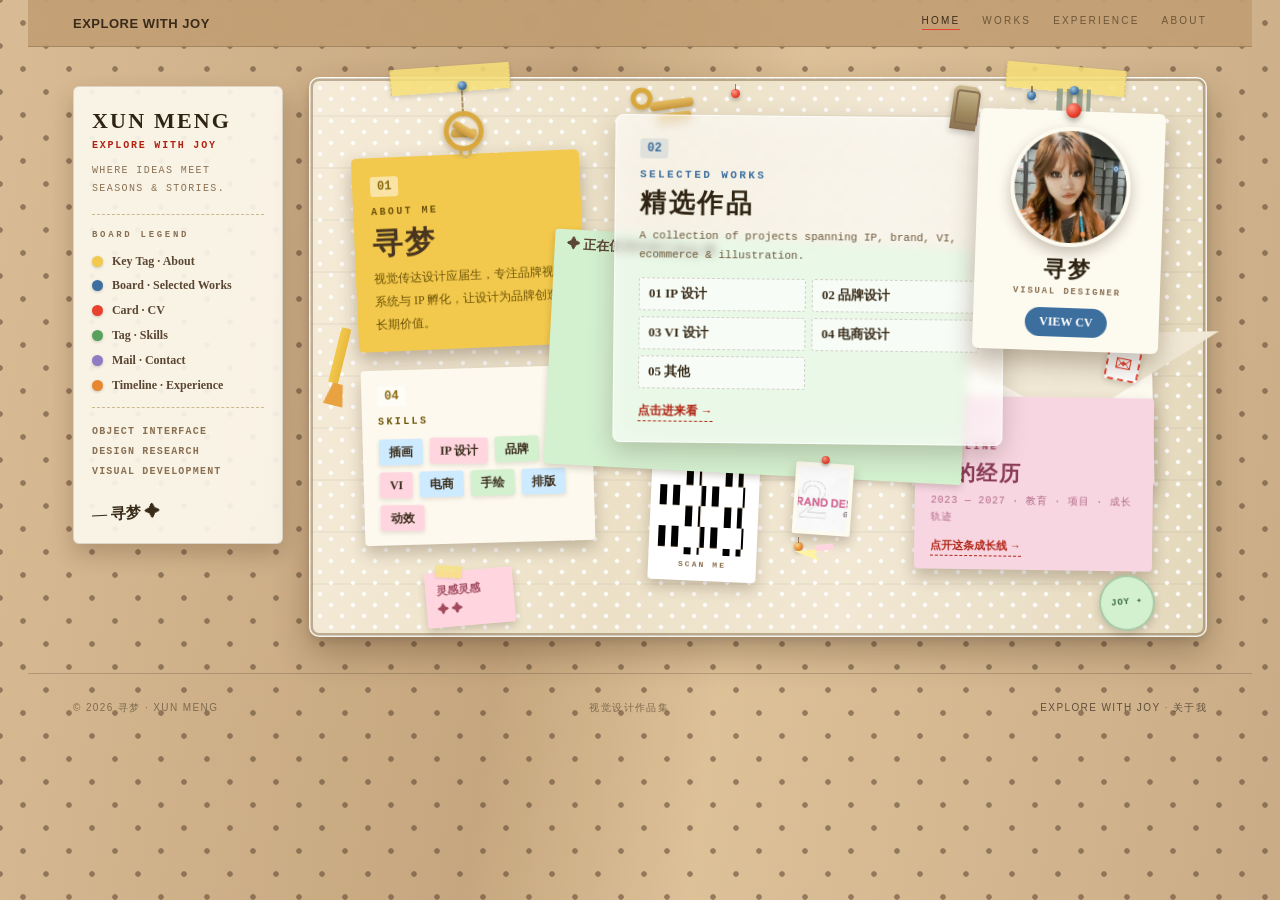
<file: index.html>
﻿<!doctype html>
<html lang="zh-CN">
<head>
<meta charset="utf-8">
<meta name="viewport" content="width=device-width,initial-scale=1">
<title>寻梦 · 视觉设计作品集 — EXPLORE WITH JOY</title>
<meta name="description" content="寻梦 · 视觉设计作品集：一块正在使用中的洞洞板工作台——证件是个人简介，展示板是作品，便签是技能，信封是联系方式。">
<link rel="stylesheet" href="style.css?v=33">
</head>
<body class="board-page">
<nav class="site-nav">
  <a class="site-logo" href="index.html">EXPLORE WITH JOY</a>
  <div class="site-links">
    <a href="index.html" class="on">HOME</a>
    <a href="works.html">WORKS</a>
    <a href="experience.html">EXPERIENCE</a>
    <a href="about.html">ABOUT</a>
  </div>
</nav>

<main class="home-wrap">
  <!-- 左侧：站名 + 图例 -->
  <aside class="board-side">
    <div class="side-brand">
      <span class="side-name">XUN MENG</span>
      <span class="side-tag">EXPLORE WITH JOY</span>
      <span class="side-sub">WHERE IDEAS MEET<br>SEASONS & STORIES.</span>
    </div>
    <div class="side-legend">
      <span class="legend-title">BOARD LEGEND</span>
      <ul>
        <li><i class="dot y"></i>Key Tag · About</li>
        <li><i class="dot b"></i>Board · Selected Works</li>
        <li><i class="dot r"></i>Card · CV</li>
        <li><i class="dot g"></i>Tag · Skills</li>
        <li><i class="dot p"></i>Mail · Contact</li>
        <li><i class="dot o"></i>Timeline · Experience</li>
      </ul>
    </div>
    <div class="side-footnote">OBJECT INTERFACE<br>DESIGN RESEARCH<br>VISUAL DEVELOPMENT</div>
    <span class="side-sign">— 寻梦 ✦</span>
  </aside>

  <!-- 中央：洞洞板面板 + 悬挂物件 -->
  <section class="board-panel" id="boardPanel">
    <span class="panel-tape tl"></span><span class="panel-tape tr"></span>

    <!-- 01 钥匙串 · 黄色吊牌（个人简介 → 关于页） -->
    <div class="obj key-tag clickable" data-href="about.html" title="点一下到前面，再点一下打开">
      <span class="keyring"></span>
      <div class="tag-board">
        <span class="tag-no">01</span>
        <span class="tag-en">ABOUT ME</span>
        <strong>寻梦</strong>
        <p>视觉传达设计应届生，专注品牌视觉系统与 IP 孵化，让设计为品牌创造长期价值。</p>
      </div>
    </div>

    <!-- 02 透明亚克力展示板（精选作品 → works.html） -->
    <a class="obj acrylic clickable" href="works.html" data-href="works.html" title="点一下到前面，再点一下打开">
      <span class="acry-no">02</span>
      <span class="acry-en">SELECTED WORKS</span>
      <span class="acry-zh">精选作品</span>
      <p class="acry-desc">A collection of projects spanning IP, brand, VI, ecommerce & illustration.</p>
      <ul class="acry-list">
        <li>01 IP 设计</li>
        <li>02 品牌设计</li>
        <li>03 VI 设计</li>
        <li>04 电商设计</li>
        <li>05 其他</li>
      </ul>
      <span class="acry-go">点击进来看 →</span>
    </a>

    <!-- 03 人像证件卡（关于我 → about.html） -->
    <a class="obj home-card clickable" href="about.html" data-href="about.html" title="点一下到前面，再点一下打开">
      <span class="pin-dot"></span>
      <img class="card-avatar" src="assets/avatar.webp" alt="寻梦">
      <span class="card-name">寻梦</span>
      <span class="card-role">VISUAL DESIGNER</span>
      <span class="card-cv">VIEW CV</span>
    </a>

    <!-- 04 技能便签（→ 关于页） -->
    <div class="obj skill-tags clickable" data-href="about.html" title="点一下到前面，再点一下打开">
      <span class="tag-no">04</span>
      <span class="tag-en">SKILLS</span>
      <div class="skills">
        <i>插画</i><i>IP 设计</i><i>品牌</i><i>VI</i><i>电商</i><i>手绘</i><i>排版</i><i>动效</i>
      </div>
    </div>

    <!-- 05 信封卡片（联系方式 → 关于页） -->
    <div class="obj mail-env clickable" data-href="about.html" title="点一下到前面，再点一下打开">
      <span class="env-flap"></span>
      <span class="tag-no">05</span>
      <span class="tag-en">CONTACT</span>
      <p class="env-mail">hello@xunmeng.design</p>
      <p class="env-loc">Location: Jining, China</p>
      <span class="env-stamp">✉</span>
    </div>

    <!-- 06 经历时间线便签（→ experience.html） -->
    <div class="obj exp-timeline clickable" data-href="experience.html" title="点一下到前面，再点一下打开">
      <span class="tag-no">03</span>
      <span class="tag-en">TIMELINE</span>
      <strong class="exp-tl-name">我的经历</strong>
      <p class="exp-tl-sub">2023 — 2027 · 教育 · 项目 · 成长轨迹</p>
      <span class="exp-tl-go">点开这条成长线 →</span>
    </div>

    <!-- 装饰：QR 小卡片 + 贴纸 -->
    <div class="obj qr-card"><span class="qr-sq"></span><span class="qr-cap">SCAN ME</span></div>
    <span class="sticker st-1">EXPLORE WITH JOY</span>
    <span class="sticker st-2">✦ 正在使用中的工作台 ✦</span>

    <!-- 装饰组：图钉 / 钥匙 / 便利贴 / 回形针 / 小相片 / 铅笔 / 纸飞机 / 徽章 -->
    <span class="deco-pin p1"></span><span class="deco-pin p2"></span><span class="deco-pin p3"></span><span class="deco-pin p4"></span>
    <span class="deco-keys"><i class="dk-ring"></i><i class="dk-body"></i><i class="dk-body d2"></i></span>
    <span class="deco-note note-pink">灵感灵感<br>✦ ✦</span>
    <span class="deco-clip"></span>
    <span class="deco-photo"><img src="works/brand/p22.webp" alt="作品小相片"><i class="dp-pin"></i></span>
    <span class="deco-pencil"></span>
    <span class="deco-plane"></span>
    <span class="deco-badge">JOY ✦</span>
  </section>
</main>

<footer class="page-foot">
  <span>© 2026 寻梦 · XUN MENG</span>
  <span>视觉设计作品集</span>
  <span><a href="works.html">EXPLORE WITH JOY</a> · <a href="about.html">关于我</a></span>
</footer>

<script src="assets/site.js?v=5"></script>
</body>
</html>
</file>
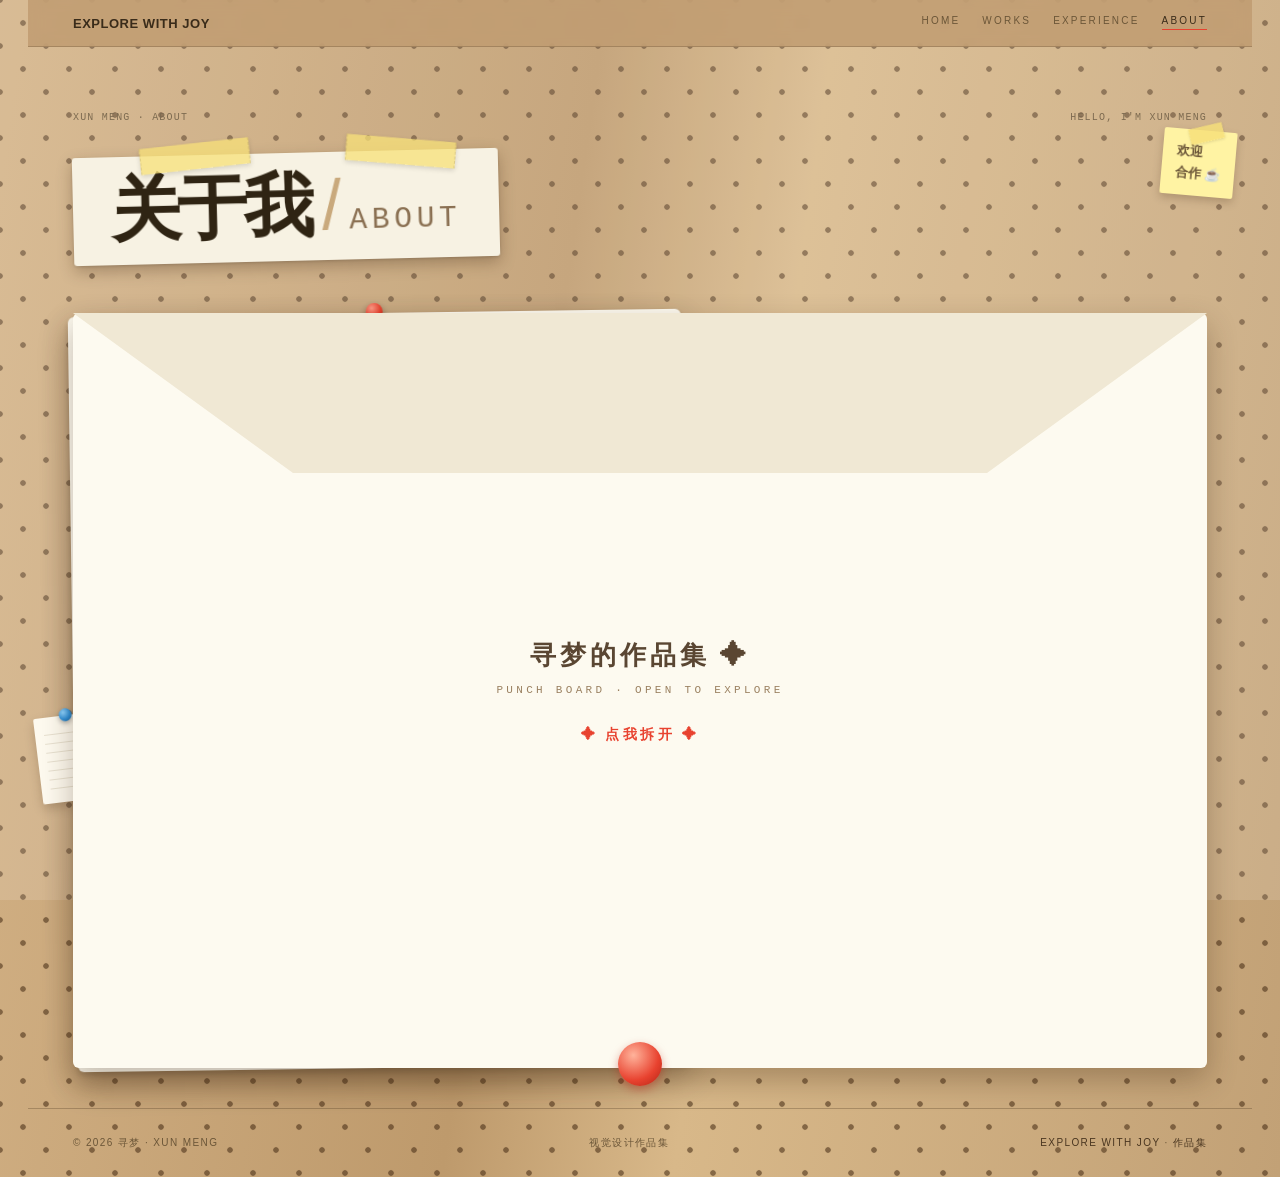
<file: about.html>
﻿<!DOCTYPE html>
<html lang="zh-CN">
<head>
<meta charset="UTF-8">
<meta name="viewport" content="width=device-width, initial-scale=1">
<title>关于 · 寻梦视觉设计作品集</title>
<link rel="stylesheet" href="style.css?v=33">
</head>
<body class="board-page">
<nav class="site-nav">
  <a class="site-logo" href="index.html">EXPLORE WITH JOY</a>
  <div class="site-links">
    <a href="index.html">HOME</a>
    <a href="works.html">WORKS</a>
    <a href="experience.html">EXPERIENCE</a>
    <a href="about.html" class="on">ABOUT</a>
  </div>
</nav>

<span class="board-deco note-yellow">欢迎<br>合作 ☕</span>
<span class="board-deco pin-paper"></span>

<main class="page-main">
  <div class="eyebrow page-eyebrow"><span>XUN MENG · ABOUT</span><span>HELLO, I'M XUN MENG</span></div>
  <div class="tape-title">
    <h1 class="page-title"><span class="t-zh">关于我</span><span class="t-slash">/</span><span class="t-en">ABOUT</span></h1>
    <span class="tape tape-l"></span><span class="tape tape-r"></span>
  </div>

  <div class="about-board" id="aboutBoard">
    <div class="big-env" id="bigEnv" onclick="document.getElementById('aboutBoard').classList.add('open')">
      <div class="big-flap"></div>
      <div class="big-body">
        <div class="big-to">寻梦的作品集 ✦</div>
        <div class="big-sub">PUNCH BOARD · OPEN TO EXPLORE</div>
        <div class="big-hint">✦ 点我拆开 ✦</div>
      </div>
      <div class="big-seal"></div>
    </div>
    <!-- 证件卡 -->
    <div class="id-card" id="idCard">
      <div class="paper" style="opacity:1;transform:none;pointer-events:auto">
        <a class="id-avatar" href="works.html" title="查看我的作品集">
          <span class="avatar-img"><img src="assets/avatar.webp" alt="寻梦"></span>
          <span class="avatar-hint">点击查看作品集 →</span>
        </a>
        <h2 class="id-name">寻梦<small>XUN MENG</small></h2>
        <p class="id-role">视觉设计师 · VISUAL DESIGNER</p>
        <dl class="id-meta">
          <div><dt>学历</dt><dd>安阳学院 · 视觉传达设计 本科</dd></div>
          <div><dt>方向</dt><dd>品牌视觉 / IP / 包装 / 电商</dd></div>
          <div><dt>状态</dt><dd>2027 届可入职 · 一线新一线</dd></div>
        </dl>
        <a class="id-cv" href="assets/resume.pdf" download>下载简历 · MY CV ↓</a>
        <p class="id-bio">我面对作品能够沉下心打磨细节，不满足于只产出视觉好看的画面。在我看来，设计不是单纯的美术表达，不能停留在「做完交差」，而是要从底层逻辑出发，兼顾用户需求与落地可行性。做项目习惯前置调研，重视方案在真实场景里的呈现效果，而不只追求画面美感。平时持续研究优秀品牌案例，主动探索 AIGC 工具作为设计辅助，拓展创作思路。面对修改意见保持开放心态，愿意反复迭代优化。<br><br>安阳学院视觉传达设计本科，主修品牌视觉、VI 系统与包装设计，覆盖国潮 IP、线下 VI、快消包装、电商视觉全场景，具备完整商业品牌 0→1 搭建能力。我更倾向克制、有依据的设计，希望做出能解决实际问题、具备商业价值的视觉方案。</p>
      </div>
    </div>

    <!-- 板上便签与名片 -->
    <div class="about-notes">
      <span class="deco-pin p1"></span><span class="deco-pin p2"></span>
      <div class="note s1 obj clickable" data-href="works.html">平面设计<br><small>海报 · 修图合成</small></div>
      <div class="note s2 obj clickable" data-href="works.html">矢量图形<br><small>Logo · 插画</small></div>
      <div class="note s3 obj clickable" data-href="works.html">动效设计<br><small>动态视觉</small></div>
      <div class="note s4 obj clickable" data-href="works.html">UI 原型<br><small>交互 · 网页设计</small></div>
      <div class="note s5 obj clickable" data-href="works.html">AI 辅助<br><small>创意生成</small></div>
      <div class="note s6 obj clickable" data-href="works.html">国潮 IP<br><small>品牌全案方向</small></div>
      <div class="note s7 obj clickable" data-href="works.html">包装设计<br><small>快消 · 文创</small></div>
      <div class="note s8 obj clickable">坐得住<br><small>爱磨细节</small></div>
      <div class="note n1 obj clickable" data-href="works.html">技能便签<br><small>SKILLS</small></div>
      <div class="business-card obj clickable">
        <span class="bc-brand">寻梦 · XUN MENG</span>
        <p>微信 15275762211<br>邮箱 3414174438@qq.com</p>
        <span class="bc-line">LET'S MAKE<br>SOMETHING JOYFUL</span>
      </div>
      <div class="note n2 obj clickable">随时欢迎聊聊<br>设计、插画与一切有趣的事</div>
      <div class="note n3 obj clickable">关于我 · ABOUT<br><small>2027 届视觉传达应届生，坐得住、爱磨细节，从用户调研到落地细节都自己抠。喜欢有记忆点、能落地的设计。</small></div>
      <span class="deco-keys"><i class="dk-ring"></i><i class="dk-body"></i><i class="dk-body d2"></i></span>
      <span class="deco-postcard"><img src="works/brand/p23.webp" alt="明信片"><i class="dp-pin"></i></span>
    </div>
  </div>
</main>

<footer class="page-foot">
  <span>© 2026 寻梦 · XUN MENG</span>
  <span>视觉设计作品集</span>
  <span><a href="index.html">EXPLORE WITH JOY</a> · <a href="works.html">作品集</a></span>
</footer>
<script src="assets/site.js?v=5"></script>
</body>
</html>
</file>
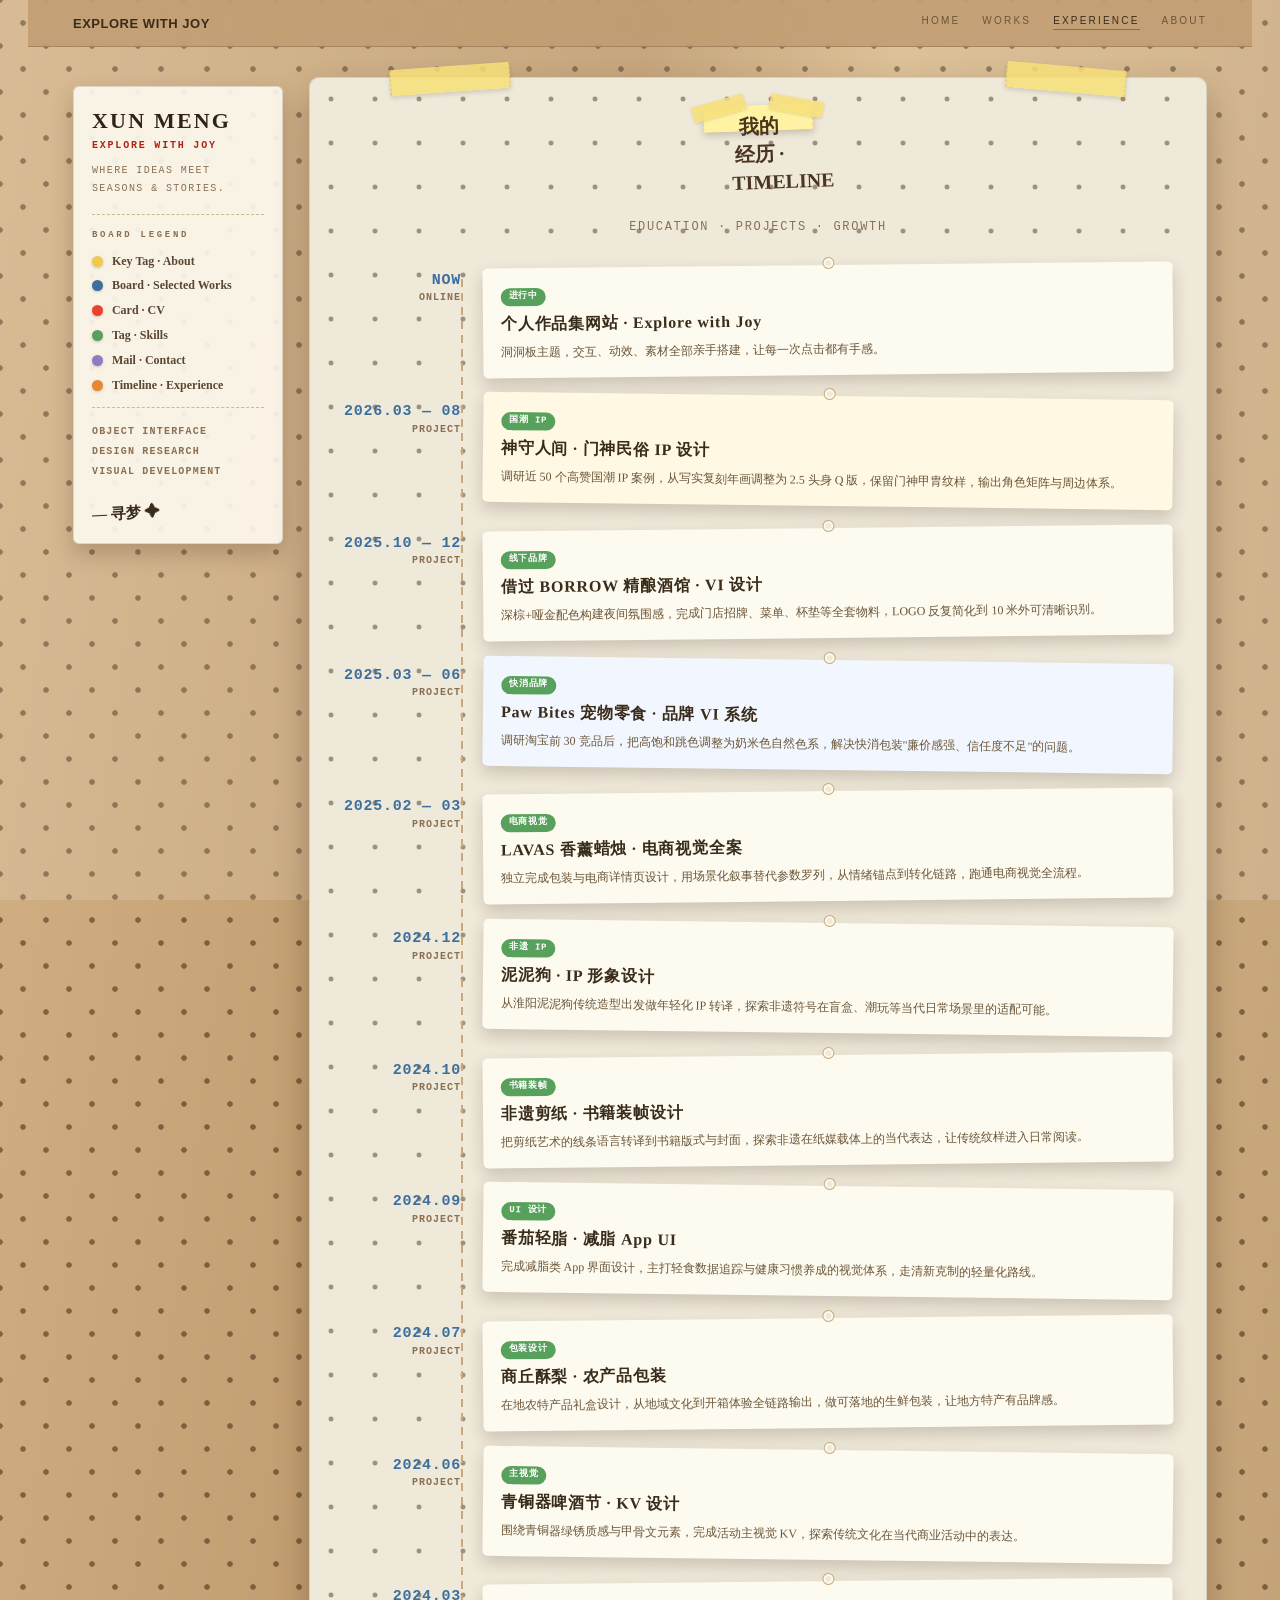
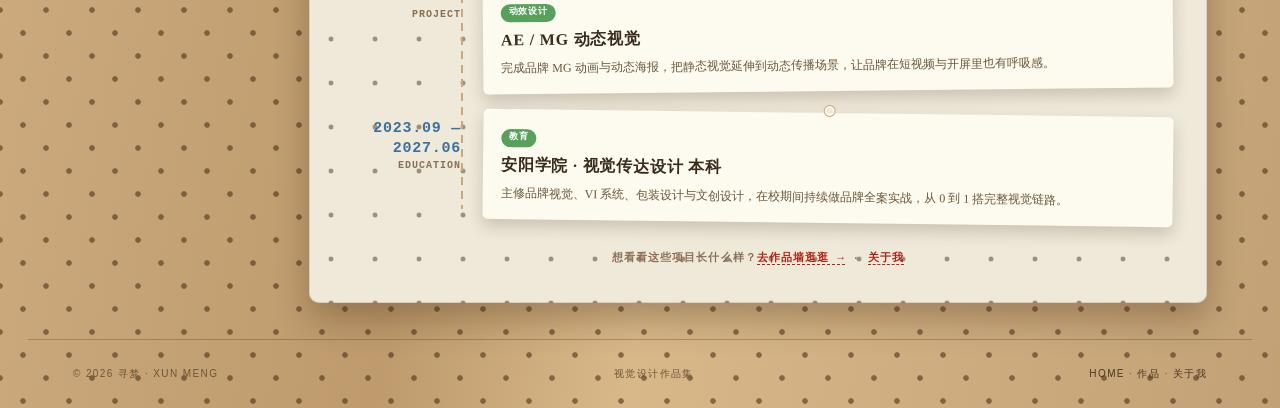
<file: experience.html>
﻿<!doctype html>
<html lang="zh-CN">
<head>
<meta charset="utf-8">
<meta name="viewport" content="width=device-width,initial-scale=1">
<title>经历 · 寻梦视觉设计作品集</title>
<meta name="description" content="寻梦的经历时间线：教育、项目与成长轨迹，钉在洞洞板上的一张张便签。">
<link rel="stylesheet" href="style.css?v=33">
</head>
<body class="board-page exp-page">
<nav class="site-nav">
  <a class="site-logo" href="index.html">EXPLORE WITH JOY</a>
  <div class="site-links">
    <a href="index.html">HOME</a>
    <a href="works.html">WORKS</a>
    <a href="experience.html" class="on">EXPERIENCE</a>
    <a href="about.html">ABOUT</a>
  </div>
</nav>

<main class="home-wrap">
  <!-- 左侧：站名 + 图例 -->
  <aside class="board-side">
    <div class="side-brand">
      <span class="side-name">XUN MENG</span>
      <span class="side-tag">EXPLORE WITH JOY</span>
      <span class="side-sub">WHERE IDEAS MEET<br>SEASONS & STORIES.</span>
    </div>
    <div class="side-legend">
      <span class="legend-title">BOARD LEGEND</span>
      <ul>
        <li><i class="dot y"></i>Key Tag · About</li>
        <li><i class="dot b"></i>Board · Selected Works</li>
        <li><i class="dot r"></i>Card · CV</li>
        <li><i class="dot g"></i>Tag · Skills</li>
        <li><i class="dot p"></i>Mail · Contact</li>
        <li><i class="dot o"></i>Timeline · Experience</li>
      </ul>
    </div>
    <div class="side-footnote">OBJECT INTERFACE<br>DESIGN RESEARCH<br>VISUAL DEVELOPMENT</div>
    <span class="side-sign">— 寻梦 ✦</span>
  </aside>

  <!-- 中央：洞洞板时间线 -->
  <section class="exp-panel">
    <span class="panel-tape tl"></span><span class="panel-tape tr"></span>
    <div class="exp-head">
      <span class="tape">我的经历 · TIMELINE</span>
      <p>EDUCATION · PROJECTS · GROWTH</p>
    </div>

    <div class="exp-list">
      <div class="exp-item">
        <div class="exp-year">NOW<small>ONLINE</small></div>
        <div class="exp-card">
          <span class="exp-tag c1">进行中</span>
          <h3>个人作品集网站 · Explore with Joy</h3>
          <p>洞洞板主题，交互、动效、素材全部亲手搭建，让每一次点击都有手感。</p>
        </div>
      </div>

      <div class="exp-item">
        <div class="exp-year">2026.03 — 08<small>PROJECT</small></div>
        <div class="exp-card">
          <span class="exp-tag c2">国潮 IP</span>
          <h3>神守人间 · 门神民俗 IP 设计</h3>
          <p>调研近 50 个高赞国潮 IP 案例，从写实复刻年画调整为 2.5 头身 Q 版，保留门神甲胄纹样，输出角色矩阵与周边体系。</p>
        </div>
      </div>

      <div class="exp-item">
        <div class="exp-year">2025.10 — 12<small>PROJECT</small></div>
        <div class="exp-card">
          <span class="exp-tag c3">线下品牌</span>
          <h3>借过 BORROW 精酿酒馆 · VI 设计</h3>
          <p>深棕+哑金配色构建夜间氛围感，完成门店招牌、菜单、杯垫等全套物料，LOGO 反复简化到 10 米外可清晰识别。</p>
        </div>
      </div>

      <div class="exp-item">
        <div class="exp-year">2025.03 — 06<small>PROJECT</small></div>
        <div class="exp-card">
          <span class="exp-tag c4">快消品牌</span>
          <h3>Paw Bites 宠物零食 · 品牌 VI 系统</h3>
          <p>调研淘宝前 30 竞品后，把高饱和跳色调整为奶米色自然色系，解决快消包装"廉价感强、信任度不足"的问题。</p>
        </div>
      </div>

      <div class="exp-item">
        <div class="exp-year">2025.02 — 03<small>PROJECT</small></div>
        <div class="exp-card">
          <span class="exp-tag c5">电商视觉</span>
          <h3>LAVAS 香薰蜡烛 · 电商视觉全案</h3>
          <p>独立完成包装与电商详情页设计，用场景化叙事替代参数罗列，从情绪锚点到转化链路，跑通电商视觉全流程。</p>
        </div>
      </div>

      <div class="exp-item">
        <div class="exp-year">2024.12<small>PROJECT</small></div>
        <div class="exp-card">
          <span class="exp-tag c6">非遗 IP</span>
          <h3>泥泥狗 · IP 形象设计</h3>
          <p>从淮阳泥泥狗传统造型出发做年轻化 IP 转译，探索非遗符号在盲盒、潮玩等当代日常场景里的适配可能。</p>
        </div>
      </div>

      <div class="exp-item">
        <div class="exp-year">2024.10<small>PROJECT</small></div>
        <div class="exp-card">
          <span class="exp-tag c7">书籍装帧</span>
          <h3>非遗剪纸 · 书籍装帧设计</h3>
          <p>把剪纸艺术的线条语言转译到书籍版式与封面，探索非遗在纸媒载体上的当代表达，让传统纹样进入日常阅读。</p>
        </div>
      </div>

      <div class="exp-item">
        <div class="exp-year">2024.09<small>PROJECT</small></div>
        <div class="exp-card">
          <span class="exp-tag c8">UI 设计</span>
          <h3>番茄轻脂 · 减脂 App UI</h3>
          <p>完成减脂类 App 界面设计，主打轻食数据追踪与健康习惯养成的视觉体系，走清新克制的轻量化路线。</p>
        </div>
      </div>

      <div class="exp-item">
        <div class="exp-year">2024.07<small>PROJECT</small></div>
        <div class="exp-card">
          <span class="exp-tag c9">包装设计</span>
          <h3>商丘酥梨 · 农产品包装</h3>
          <p>在地农特产品礼盒设计，从地域文化到开箱体验全链路输出，做可落地的生鲜包装，让地方特产有品牌感。</p>
        </div>
      </div>

      <div class="exp-item">
        <div class="exp-year">2024.06<small>PROJECT</small></div>
        <div class="exp-card">
          <span class="exp-tag c10">主视觉</span>
          <h3>青铜器啤酒节 · KV 设计</h3>
          <p>围绕青铜器绿锈质感与甲骨文元素，完成活动主视觉 KV，探索传统文化在当代商业活动中的表达。</p>
        </div>
      </div>

      <div class="exp-item">
        <div class="exp-year">2024.03<small>PROJECT</small></div>
        <div class="exp-card">
          <span class="exp-tag c11">动效设计</span>
          <h3>AE / MG 动态视觉</h3>
          <p>完成品牌 MG 动画与动态海报，把静态视觉延伸到动态传播场景，让品牌在短视频与开屏里也有呼吸感。</p>
        </div>
      </div>

      <div class="exp-item">
        <div class="exp-year">2023.09 — 2027.06<small>EDUCATION</small></div>
        <div class="exp-card">
          <span class="exp-tag c12">教育</span>
          <h3>安阳学院 · 视觉传达设计 本科</h3>
          <p>主修品牌视觉、VI 系统、包装设计与文创设计，在校期间持续做品牌全案实战，从 0 到 1 搭完整视觉链路。</p>
        </div>
      </div>
    </div>

    <p class="exp-note">想看看这些项目长什么样？<a href="works.html">去作品墙逛逛 →</a> · <a href="about.html">关于我</a></p>
  </section>
</main>

<footer class="page-foot">
  <span>© 2026 寻梦 · XUN MENG</span>
  <span>视觉设计作品集</span>
  <span><a href="index.html">HOME</a> · <a href="works.html">作品</a> · <a href="about.html">关于我</a></span>
</footer>
<script src="assets/site.js?v=4"></script>
</body>
</html>
</file>
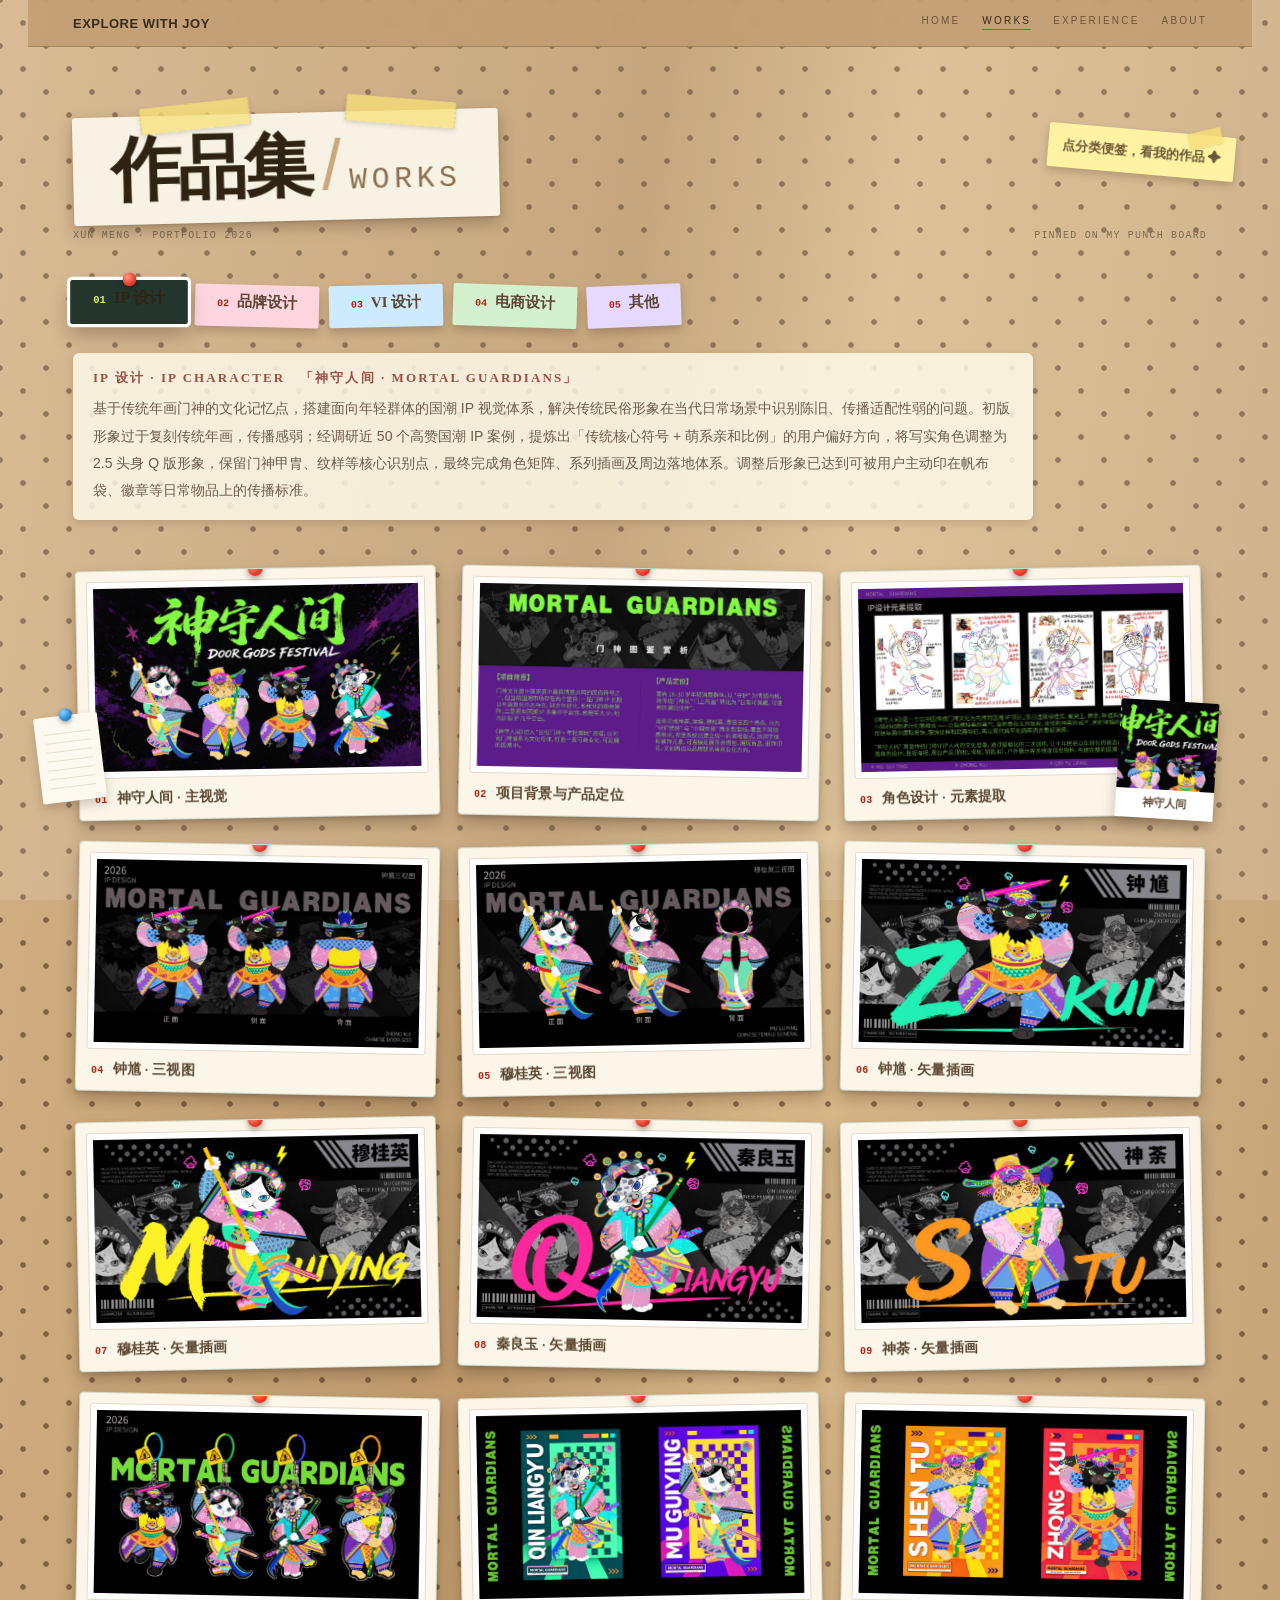
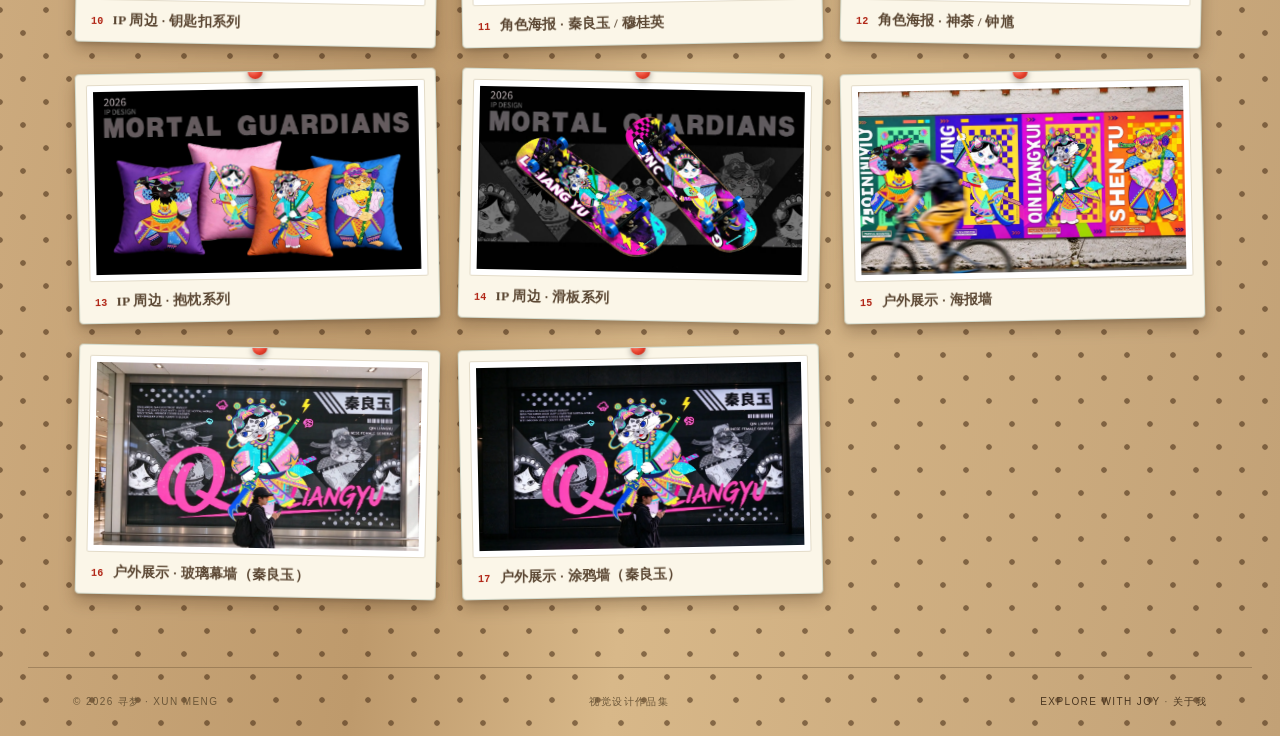
<file: works.html>
﻿<!DOCTYPE html>
<html lang="zh-CN">
<head>
<meta charset="UTF-8">
<meta name="viewport" content="width=device-width, initial-scale=1">
<title>作品 · 寻梦视觉设计作品集</title>
<link rel="stylesheet" href="style.css?v=33">
</head>
<body class="board-page">
<nav class="site-nav">
  <a class="site-logo" href="index.html">EXPLORE WITH JOY</a>
  <div class="site-links">
    <a href="index.html">HOME</a>
    <a href="works.html" class="on">WORKS</a>
    <a href="experience.html">EXPERIENCE</a>
    <a href="about.html">ABOUT</a>
  </div>
</nav>

<!-- 洞洞板小装饰 -->
<div class="board-deco note-yellow">点分类便签，看我的作品 ✦</div>
<div class="board-deco pin-paper"></div>
<div class="board-deco photo-snap"></div>

<main class="page-main">
  <div class="tape-title">
    <span class="tape tape-l"></span><span class="tape tape-r"></span>
    <h1 class="page-title">作品集 <span class="t-slash">/</span> <span class="t-en">WORKS</span></h1>
  </div>
  <div class="eyebrow page-eyebrow"><span>XUN MENG · PORTFOLIO 2026</span><span>PINNED ON MY PUNCH BOARD</span></div>

  <nav class="cat-tabs" id="catTabs"></nav>
  <div class="cat-desc" id="catDesc"></div>
  <section class="gallery" id="gallery"></section>
</main>

<footer class="page-foot">
  <span>© 2026 寻梦 · XUN MENG</span>
  <span>视觉设计作品集</span>
  <span><a href="index.html">EXPLORE WITH JOY</a> · <a href="about.html">关于我</a></span>
</footer>

<div class="lightbox" id="lightbox" hidden>
  <button class="lb-close" id="lbClose" aria-label="关闭">×</button>
  <button class="lb-prev" id="lbPrev" aria-label="上一张">‹</button>
  <button class="lb-next" id="lbNext" aria-label="下一张">›</button>
  <figure class="lb-figure">
    <img id="lbImg" alt="">
    <figcaption id="lbCap"></figcaption>
  </figure>
  <aside class="lb-info">
    <span class="lb-cat" id="lbCat"></span>
    <h3 class="lb-proj" id="lbProj"></h3>
    <p class="lb-desc" id="lbDesc"></p>
    <span class="lb-title" id="lbTitle"></span>
    <a class="lb-close2" href="#" id="lbClose2">关闭 ×</a>
  </aside>
</div>

<script src="works.js?v=10"></script>
<script>
(function () {
  var CATS = window.WORKS.categories;
  var tabsEl = document.getElementById("catTabs");
  var descEl = document.getElementById("catDesc");
  var galEl = document.getElementById("gallery");
  var current = CATS[0].id;

  /* ---------- 分类便签 ---------- */
  CATS.forEach(function (c, i) {
    var b = document.createElement("button");
    b.className = "cat-tab sticky-n" + (i + 1);
    b.innerHTML = '<span class="cat-no">' + c.no + '</span>' + c.name;
    b.title = c.en;
    b.addEventListener("click", function () { select(c.id); });
    tabsEl.appendChild(b);
  });

  function select(id) {
    current = id;
    Array.prototype.forEach.call(tabsEl.children, function (b, i) {
      b.classList.toggle("on", CATS[i].id === id);
    });
    render();
  }

  /* ---------- 渲染照片墙 ---------- */
  function render() {
    var c = null;
    for (var i = 0; i < CATS.length; i++) if (CATS[i].id === current) c = CATS[i];
    if (!c) return;

    descEl.innerHTML =
      '<span class="cat-tag">' + c.name + ' · ' + c.en + (c.tag ? '　「' + c.tag + '」' : '') + '</span>' + c.desc;

    galEl.innerHTML = "";
    if (!c.images.length) {
      galEl.innerHTML = '<div class="gallery-empty">这个分类还在整理中，插画作品马上就来 ✦</div>';
      return;
    }
    c.images.forEach(function (item, i) {
      var f = document.createElement("figure");
      f.className = "work-card " + (i % 2 ? "tilt-r" : "tilt-l");
      f.style.setProperty("--d", (i * 40) + "ms");
      f.innerHTML =
        '<span class="thumb"><img src="' + item[0] + '" alt="' + item[1] + '" loading="lazy"></span>' +
        '<figcaption><span class="w-no">' + String(i + 1).padStart(2, "0") + '</span>' + item[1] + '</figcaption>';
      f.addEventListener("click", function () { openLightbox(c, i); });
      galEl.appendChild(f);
    });
  }

  /* ---------- 灯箱（项目详情面板） ---------- */
  var lb = document.getElementById("lightbox");
  var lbImg = document.getElementById("lbImg");
  var lbCap = document.getElementById("lbCap");
  var lbCat = document.getElementById("lbCat");
  var lbProj = document.getElementById("lbProj");
  var lbDesc = document.getElementById("lbDesc");
  var lbTitle = document.getElementById("lbTitle");
  var list = [], pos = 0, curCat = null;

  function openLightbox(cat, i) {
    curCat = cat; list = cat.images; pos = i; show(); lb.hidden = false;
    document.body.classList.add("lb-open");
  }
  function closeLightbox() { lb.hidden = true; document.body.classList.remove("lb-open"); }
  function show() {
    var item = list[pos];
    lbImg.src = item[0]; lbImg.alt = item[1];
    lbCap.textContent = (pos + 1) + " / " + list.length;
    lbCat.textContent = (curCat ? curCat.no + "　" + curCat.name : "") + (curCat && curCat.en ? " · " + curCat.en : "");
    lbProj.textContent = (curCat && curCat.tag) ? curCat.tag : "";
    lbDesc.textContent = (item.length > 2 && item[2]) ? item[2] : (curCat ? curCat.desc : "");
    lbTitle.textContent = (pos + 1) + " / " + list.length + "　" + item[1];
  }
  function step(d) { pos = (pos + d + list.length) % list.length; show(); }

  document.getElementById("lbClose").addEventListener("click", closeLightbox);
  document.getElementById("lbClose2").addEventListener("click", function (e) { e.preventDefault(); closeLightbox(); });
  document.getElementById("lbPrev").addEventListener("click", function () { step(-1); });
  document.getElementById("lbNext").addEventListener("click", function () { step(1); });
  lb.addEventListener("click", function (e) { if (e.target === lb) closeLightbox(); });
  document.addEventListener("keydown", function (e) {
    if (lb.hidden) return;
    if (e.key === "Escape") closeLightbox();
    if (e.key === "ArrowLeft") step(-1);
    if (e.key === "ArrowRight") step(1);
  });

  select(CATS[0].id);
})();
</script>
<script src="assets/site.js?v=4"></script>
</body>
</html>
</file>
<file: style.css>
*{box-sizing:border-box}html{color-scheme:dark}body{margin:0;background:#000;color:#f7f7f7;font-family:Arial,Helvetica,sans-serif;min-height:100svh;display:flex;flex-direction:column}header,footer{display:flex;justify-content:space-between;gap:20px;color:#707070;font-size:12px;letter-spacing:.12em;padding:30px 40px}header{border-bottom:1px solid #181818}footer{margin-top:auto;letter-spacing:.02em;font-size:13px}main{text-align:center;margin:auto 0;padding:70px 16px 50px}.meta{font-size:18px;margin-bottom:46px}.meta span{color:#777;margin-left:20px}h1{font-size:clamp(28px,5.5vw,96px);line-height:1.22;letter-spacing:-.045em;font-weight:400;margin:0}.intro{display:block}.words{position:relative;display:flex;align-items:center;justify-content:center;min-height:1.32em;margin-top:.06em;touch-action:pan-y pinch-zoom}.word{display:inline-flex;flex-shrink:0}.space{width:.25em}.letter{pointer-events:none;display:inline-grid;position:relative;align-items:center;height:1.08em;flex-shrink:0;transition:padding-inline .3s cubic-bezier(.22,1,.36,1)}.char{grid-area:1/1;line-height:1;justify-self:center}.letter.active .char,.letter.pending .char{visibility:hidden}.letter.returning .char{animation:letter-pop .2s ease-out both}@keyframes letter-pop{from{transform:scale(.92)}to{transform:scale(1)}}.sticker{position:absolute;top:calc(50% + var(--offset,0em));left:50%;translate:-50% -50%;z-index:1;pointer-events:none}.sticker img{display:block;height:var(--height,1.122em);width:auto;max-width:var(--maxwidth,1.377em);object-fit:contain}.hit-layer{position:absolute;inset:0;z-index:3;color:transparent;user-select:none;pointer-events:none;display:flex;align-items:center;justify-content:center}.hit{display:inline-flex;align-items:center;pointer-events:auto;height:1.35em;line-height:1}.description{font-size:clamp(17px,1.7vw,26px);line-height:1.65;margin:50px 0 34px;color:#e5e5e5;letter-spacing:-.015em}.controls{display:flex;justify-content:center;gap:10px}button{font:14px Arial,sans-serif;border:1px solid #303030;background:#101010;color:#ddd;padding:12px 19px;border-radius:999px;cursor:pointer;transition:background .2s,border-color .2s}button:hover{background:#202020;border-color:#555}button:focus-visible{outline:2px solid white;outline-offset:4px}button:disabled{opacity:.4;cursor:wait}.hint{font-size:13px;color:#737373;margin:18px 0 0;min-height:20px}@media(max-width:640px){header,footer{padding:22px 20px;font-size:10px;letter-spacing:.04em}header span:last-child{display:none}main{padding:70px 8px 60px}.meta{font-size:14px;margin-bottom:35px}h1{font-size:5.7vw;letter-spacing:-.04em}.description{margin:38px 22px 28px;font-size:16px}.desktop{display:none}footer{font-size:11px;flex-direction:column;align-items:center;gap:8px}}@media(prefers-reduced-motion:reduce){.letter{transition:none}.letter .char{animation:none!important}.sticker{display:none}}
/* Portfolio composition */
html{background:#080808}body{background:#080808;color:#f2f0e9;min-height:100svh;padding:0 3.5vw;overflow-x:hidden}header,footer{padding:30px 0;font:10px/1.4 'Courier New',monospace;letter-spacing:.08em;color:#898984;align-items:center}header{border-bottom:1px solid #292925}.identity{color:#f2f0e9;font-size:12px;display:flex;align-items:center;gap:10px}.identity b{font-size:26px;color:#d8f36a;font-weight:400}main{width:100%;margin:auto 0;padding:80px 0;text-align:left}.eyebrow{display:flex;justify-content:space-between;font:10px/1.4 'Courier New',monospace;letter-spacing:.12em;color:#90908a;margin:0 0 22px}h1{font-size:12.5vw;letter-spacing:-.075em;line-height:1.1;font-weight:400}.words{min-height:1.5em;margin:0;justify-content:center}.letter,.hit{transition:padding-inline .38s cubic-bezier(.22,1,.36,1)}.hit-layer{justify-content:center}.sticker img{height:.96em;max-width:1.05em}.under-title{display:flex;align-items:flex-start;justify-content:space-between;margin-top:38px;padding-top:26px;border-top:1px solid #292925}.under-title p{margin:0;font-size:14px;line-height:1.9;letter-spacing:.07em}.under-title p span{font-size:12px;color:#777771;letter-spacing:0}.under-title .disciplines{font:10px/1.7 'Courier New',monospace;letter-spacing:.08em;color:#a4a49c;text-align:right}.spark{font-size:48px;color:#d8f36a;line-height:1;position:absolute;left:50%;transform:translateX(-50%)}footer{border-top:1px solid #292925;gap:12px;margin-top:0}.foot-left{display:flex;align-items:center;gap:9px}.dot{width:5px;height:5px;border-radius:50%;background:#d8f36a}.controls{gap:14px}button{padding:7px 0;font:10px 'Courier New',monospace;border:0;border-bottom:1px solid #414139;border-radius:0;background:transparent;color:#96968d}button:hover{background:transparent;color:#d8f36a;border-color:#d8f36a}.hint{position:absolute;width:1px;height:1px;overflow:hidden;clip-path:inset(50%);margin:0}@media(max-width:640px){body{padding:0 6vw}header,footer{padding:22px 0;flex-direction:row;font-size:9px;letter-spacing:0}header span:nth-child(2){display:none}header span:last-child{display:block}.identity{font-size:10px}main{padding:65px 0}.eyebrow{font-size:8px}.edition{display:none}h1{font-size:11.6vw;letter-spacing:-.07em}.under-title{margin-top:28px;gap:20px}.under-title p{font-size:12px}.under-title p span{font-size:10px}.under-title .disciplines{font-size:8px}.spark{display:none}.foot-left{font-size:8px;max-width:125px}.foot-right{display:none}.controls{gap:12px}button{font-size:9px}}

/* Separate the name and word; preserve a single line. */
h1{font-size:11.8vw}.space{width:.28em}.sticker img{height:var(--height,1.12em);max-width:var(--maxwidth,1.377em)}@media(max-width:640px){h1{font-size:10.9vw}}

@media(prefers-reduced-motion:reduce){.letter,.hit{transition:none}}
/* Bold resting title and matching pointer hit areas. */
h1{font-weight:700}

.letter.returning .char{animation:letter-soft-return .62s cubic-bezier(.22,1,.36,1) both}
@keyframes letter-soft-return{0%,20%{opacity:0;transform:scale(.88)}65%{opacity:1;transform:scale(1.035)}100%{opacity:1;transform:scale(1)}}
@media(prefers-reduced-motion:reduce){.letter.returning .char{animation:none}}
/* Scattered editorial typography, generous central whitespace. */
body{padding:0 2.2vw}.editorial-top{display:grid;grid-template-columns:1fr 230px 260px;gap:5vw;align-items:start;border:0;padding:30px 0;color:#c5c3bc;letter-spacing:0;font:13px/1.35 Arial,Helvetica,sans-serif}.editorial-top p{margin:0}.focus-block{display:flex;gap:10px}.small-label{white-space:nowrap}.editorial-top h2{font:italic 15px/1.2 Georgia,serif;color:#89877f;font-weight:400;margin:0 0 19px}.about-block p,.note-block p{font-size:12px;line-height:1.6}.editorial-hero{position:relative;margin:auto 0;padding:72px 0;isolation:isolate}.floating-tag{position:absolute;z-index:4;pointer-events:none;background:#d9d7cd;color:#25251f;padding:8px 12px;border:1px dashed #929188;border-radius:8px;font:15px/1.15 Arial,sans-serif;letter-spacing:-.025em}.tag-one{left:8%;top:21%;transform:rotate(-5deg)}.tag-two{right:5%;top:14%;transform:rotate(4deg)}.tag-three{right:23%;bottom:8%;transform:rotate(-3deg)}.editorial-bottom{display:grid;grid-template-columns:1fr auto 1fr;align-items:end;border:0;padding:24px 0 30px;letter-spacing:0;color:#aaa89f}.folio-note{font:10px/1.4 'Courier New',monospace;margin:0 0 22px}.editorial-bottom .controls{justify-content:flex-start;gap:8px;align-items:center}.editorial-bottom button,.home-pill{display:inline-flex;align-items:center;justify-content:center;min-height:34px;padding:6px 22px;border:1px solid #737168;border-radius:50%;font:12px/1.2 Arial,sans-serif;background:transparent;color:#d8d6ce}.home-pill{background:#e1dfd5;color:#191914;border-color:#e1dfd5}.editorial-bottom button:hover{border-color:#d8f36a;color:#d8f36a}.bottom-middle{font:10px/1.4 Arial,sans-serif;padding-bottom:7px}.bottom-right{display:flex;flex-direction:column;align-items:flex-end;gap:28px}.bottom-right time{font:28px/1 'Courier New',monospace;padding:7px 18px;border:1px solid #737168;border-radius:50%;color:#e1dfd5;font-variant-numeric:tabular-nums}.bottom-right>span{font:9px/1.4 Arial,sans-serif;letter-spacing:.08em}@media(max-width:700px){body{padding:0 5vw}.editorial-top{grid-template-columns:1fr 1fr;gap:25px 16px;padding-top:25px;font-size:11px}.focus-block{grid-column:1/-1}.editorial-top h2{margin-bottom:10px;font-size:13px}.about-block p,.note-block p{font-size:10px}.editorial-hero{padding:85px 0}.floating-tag{font-size:10px;padding:5px 8px}.tag-one{left:3%;top:18%}.tag-two{right:1%;top:21%}.tag-three{right:17%;bottom:12%}.editorial-bottom{grid-template-columns:1fr auto;gap:18px;padding-bottom:22px}.bottom-middle{display:none}.folio-note{font-size:8px;margin-bottom:15px}.editorial-bottom button,.home-pill{padding:6px 11px;font-size:10px;min-height:30px}.editorial-bottom .controls{gap:5px}.bottom-right{gap:18px}.bottom-right time{font-size:21px;padding:6px 12px}.bottom-right>span{font-size:7px}}

.letter,.hit{transition-duration:.55s}
@media(prefers-reduced-motion:reduce){.letter,.hit{transition:none}}

#background-video{position:fixed;inset:0;width:100%;height:100%;object-fit:cover;z-index:0;pointer-events:none;display:none}.video-shade{position:fixed;inset:0;background:rgba(0,0,0,.48);z-index:1;pointer-events:none;display:none}body.has-video #background-video,body.has-video .video-shade{display:block}.editorial-top,.editorial-hero,.editorial-bottom{position:relative;z-index:2}.editorial-bottom .controls{flex-wrap:wrap}.editorial-bottom button[hidden]{display:none}body.has-video .editorial-top,body.has-video .editorial-top h2,body.has-video .editorial-bottom{color:#e7e5dd}

/* User-provided background preview. */
body{background:#080808 none center center / cover no-repeat fixed}body::before{content:"";position:fixed;inset:0;background:rgba(0,0,0,.24);pointer-events:none;z-index:0}.editorial-top,.editorial-top h2,.editorial-bottom{color:#d9dedb}

body{background:#080808}
/* Dark typography over the video. */
body{color:#17201e;background:#e8ece8}body::before{background:rgba(255,255,255,.12)}.video-shade{background:rgba(255,255,255,.24)}
.editorial-top,.editorial-top h2,.editorial-bottom,body.has-video .editorial-top,body.has-video .editorial-top h2,body.has-video .editorial-bottom{color:#24322e}
.editorial-top h2,body.has-video .editorial-top h2{color:#43534d}
.editorial-bottom button,.bottom-right time{color:#17201e;border-color:#52645b;background:rgba(255,255,255,.16)}.home-pill{background:#23352d;color:#f5f6ef;border-color:#23352d}
.editorial-bottom button:hover{background:#23352d;color:#fff;border-color:#23352d}button:focus-visible{outline-color:#23352d}.floating-tag{background:#e2e7de;color:#203128;border-color:#7a8a7d}

.letter.returning .char{animation-duration:var(--exit-duration,620ms)}

/* ========== 作品集站点：导航 / 画廊 / 灯箱 / 关于 ========== */
.site-nav{position:sticky;top:0;z-index:50;display:flex;justify-content:space-between;align-items:center;gap:18px;padding:16px 3.5vw;background:rgba(232,236,232,.9);backdrop-filter:blur(10px);border-bottom:1px solid #c9d0c6}
.site-logo{font:700 13px/1 Arial,sans-serif;letter-spacing:.04em;color:#17201e;text-decoration:none}
.site-links{display:flex;gap:22px}
.site-links a{font:10px/1 Arial,sans-serif;letter-spacing:.22em;color:#5a6a60;text-decoration:none;padding-bottom:3px;border-bottom:1px solid transparent}
.site-links a:hover{color:#23352d}
.site-links a.on{color:#17201e;border-bottom-color:#d8f36a}
.page-main{width:100%;margin:0 auto;padding:64px 3.5vw 40px;max-width:1500px}
.page-eyebrow{margin-bottom:26px}
.page-title{font-size:clamp(38px,6.5vw,84px);letter-spacing:-.05em;line-height:1.05;color:#17201e;margin:0 0 8px}
.title-slash{color:#7a8a7d;font-weight:400;margin:0 .18em}
.cat-tabs{display:flex;flex-wrap:wrap;gap:10px;margin:34px 0 30px}
.cat-tab{display:inline-flex;align-items:baseline;gap:9px;min-height:40px;padding:8px 20px;border:1px solid #b9c2b6;border-radius:999px;background:transparent;color:#3c4c42;font:13px/1 Arial,sans-serif;cursor:pointer;transition:background .2s,border-color .2s,color .2s}
.cat-tab:hover{border-color:#52645b}
.cat-tab.on{background:#23352d;border-color:#23352d;color:#f5f6ef}
.cat-no{font:9px/1 'Courier New',monospace;color:#7a8a7d}
.cat-tab.on .cat-no{color:#d8f36a}
.cat-en{font:8px/1 Arial,sans-serif;letter-spacing:.18em;color:#7a8a7d}
.cat-tab.on .cat-en{color:#a9bba8}
.gallery-wrap{min-height:40vh}
.works-intro{
  max-width:720px;
  margin:0 auto 28px;
  padding:18px 22px;
  background:rgba(253,250,240,.85);
  border-left:3px solid var(--acc,#e8422f);
  border-radius:3px;
  font-size:14.5px;
  line-height:1.9;
  color:#5a4a35;
  box-shadow:0 4px 12px rgba(56,34,14,.12);
  rotate:-0.4deg;
}
.cat-desc{font-size:14px;line-height:1.95;color:#43534d;max-width:920px;margin:0 0 30px}
.cat-tag{display:block;font:700 12px/1.5 Arial,sans-serif;letter-spacing:.18em;color:#17201e;margin-bottom:10px}
.gallery{display:grid;grid-template-columns:repeat(auto-fill,minmax(280px,1fr));gap:18px}
.work-card{margin:0;position:relative;cursor:zoom-in;overflow:hidden;border-radius:6px;background:#dfe4dc;border:1px solid #d3dacd}
.work-card img{display:block;width:100%;height:auto;transition:transform .5s cubic-bezier(.22,1,.36,1)}
.work-card:hover img{transform:scale(1.04)}
.work-card figcaption{position:absolute;left:0;right:0;bottom:0;display:flex;align-items:baseline;gap:10px;padding:26px 16px 12px;background:linear-gradient(transparent,rgba(16,24,20,.82));color:#eef2ec;font-size:12.5px;line-height:1.5;letter-spacing:.02em}
.w-no{font:9px/1 'Courier New',monospace;color:#d8f36a}
.gallery-empty{padding:70px 20px;text-align:center;color:#7a8a7d;font-size:14px;letter-spacing:.06em;border:1px dashed #b9c2b6;border-radius:8px}
.page-foot{display:flex;justify-content:space-between;gap:16px;padding:26px 3.5vw;border-top:1px solid #c9d0c6;color:#7a8a7d;font:10px/1.6 Arial,sans-serif;letter-spacing:.14em}
.page-foot a{color:#43534d;text-decoration:none}
.page-foot a:hover{color:#d8f36a}
.lightbox{position:fixed;inset:0;z-index:200;background:rgba(9,13,11,.93);display:flex;align-items:center;justify-content:center;padding:4vh 4vw}
.lightbox[hidden]{display:none}
.lb-figure{margin:0;display:flex;flex-direction:column;align-items:center;gap:16px;max-width:min(94vw,1500px)}
#lbImg{max-width:100%;max-height:80vh;object-fit:contain;border-radius:4px}
#lbCap{color:#cfd6cf;font:12px/1.6 Arial,sans-serif;letter-spacing:.05em}
.lb-close,.lb-prev,.lb-next{position:fixed;z-index:201;width:52px;height:52px;border-radius:50%;border:1px solid #5a6a60;background:rgba(20,28,24,.5);color:#eef2ec;font:26px/1 Arial,sans-serif;cursor:pointer;display:flex;align-items:center;justify-content:center}
.lb-close{top:22px;right:22px}.lb-prev{left:18px;top:50%;translate:0 -50%}.lb-next{right:18px;top:50%;translate:0 -50%}
.lb-close:hover,.lb-prev:hover,.lb-next:hover{border-color:#d8f36a;color:#d8f36a}
body.lb-open{overflow:hidden}
.about-grid{display:grid;grid-template-columns:1.6fr 1fr;gap:56px;margin-top:38px}
.about-text h2{font:italic 20px/1.3 Georgia,serif;color:#23352d;font-weight:400;margin:34px 0 14px}
.about-text h2:first-child{margin-top:0}
.about-text p{font-size:15px;line-height:2;color:#43534d;margin:0 0 12px}
.about-text strong{color:#17201e}
.skill-list{list-style:none;margin:0;padding:0;display:flex;flex-wrap:wrap;gap:10px}
.skill-list li{border:1px solid #b9c2b6;border-radius:999px;padding:7px 16px;font:12px/1 Arial,sans-serif;color:#3c4c42}
.about-card{position:relative;align-self:start;border:1px solid #c9d0c6;border-radius:10px;background:#f2f4ee;padding:34px 30px 30px;overflow:hidden}
.about-card h3{font:700 12px/1 Arial,sans-serif;letter-spacing:.22em;color:#17201e;margin:0 0 18px}
.about-card dl{display:grid;grid-template-columns:64px 1fr;gap:10px 0;margin:0 0 30px;font-size:13px;line-height:1.5}
.about-card dt{color:#7a8a7d}.about-card dd{color:#23352d;margin:0}
.card-seal{position:absolute;right:-6px;bottom:-10px;width:104px;height:104px;border:1.5px solid #52645b;border-radius:50%;display:flex;align-items:center;justify-content:center;font:700 30px/1 'Courier New',monospace;color:#52645b;rotate:-12deg;opacity:.5}
@media(max-width:700px){.site-nav{padding:14px 5vw}.site-links{gap:14px}.site-links a{letter-spacing:.14em;font-size:9px}.page-main{padding:46px 5vw 30px}.cat-tabs{gap:8px}.cat-tab{padding:7px 13px;font-size:12px;gap:6px}.cat-en{display:none}.gallery{grid-template-columns:repeat(auto-fill,minmax(150px,1fr));gap:10px}.cat-desc{font-size:12.5px}.about-grid{grid-template-columns:1fr;gap:34px}.lb-prev{left:8px}.lb-next{right:8px}.page-foot{flex-direction:column;gap:8px;align-items:center;text-align:center}}

/* ========== v3 洞洞板工作台风格（作品页 / 关于页） ========== */
body.board-page{background-color:var(--board,#c9a97c);color:var(--ink2,#4a3620);background-image:
  radial-gradient(circle at 50% 50%, rgba(66,40,17,.55) 2.4px, rgba(66,40,17,.12) 3px, transparent 3.6px),
  radial-gradient(circle at 50% 50%, rgba(66,40,17,.55) 2.4px, rgba(66,40,17,.12) 3px, transparent 3.6px),
  linear-gradient(98deg,#d3b286 0%,#be9a6c 42%,#d8b889 58%,#c2a176 100%);
  background-size:46px 46px,46px 46px,cover;background-position:0 0,23px 23px,0 0}
.board-page .site-nav{background:var(--navbg,rgba(193,157,113,.86));border-bottom:1px solid rgba(var(--inkrgb,74,54,32),.25);backdrop-filter:blur(8px)}
.board-page .site-logo{color:var(--ink,#3a2c1a)}
.board-page .site-links a{color:var(--ink3,#6b5638)}
.board-page .site-links a:hover{color:#2f2413}
.board-page .site-links a.on{color:var(--ink,#3a2c1a);border-bottom-color:var(--acc,#e8422f)}
.board-page .page-eyebrow{color:var(--ink3,#6b5638)}
.board-page .page-eyebrow span{color:var(--ink3,#6b5638)}
.tape-title{position:relative;display:inline-block;background:#f7f2e3;padding:16px 38px 18px;border-radius:3px;box-shadow:0 6px 16px rgba(56,34,14,.3),0 1px 3px rgba(0,0,0,.15);rotate:-1.4deg;margin:2px 0 8px}
.tape-title .page-title{margin:0;color:#2f2413;font-size:clamp(34px,5.5vw,72px);display:flex;align-items:baseline;gap:.16em}
.tape-title .t-slash{color:var(--board,#c9a97c);font-weight:400}
.tape-title .t-en{font:400 .42em/1 'Courier New',monospace;color:#8a7052;letter-spacing:.16em}
.tape{position:absolute;width:110px;height:26px;top:-12px;background:rgba(247,224,120,.75);box-shadow:0 2px 5px rgba(0,0,0,.14);border-left:1px dashed rgba(120,100,60,.2);border-right:1px dashed rgba(120,100,60,.2)}
.tape-l{left:16%;rotate:-5deg}.tape-r{right:10%;rotate:6deg}
.cat-tabs{margin:42px 0 26px}
.cat-tab{display:inline-flex;align-items:baseline;gap:8px;min-height:42px;padding:10px 22px;border:0;border-radius:2px;box-shadow:0 5px 10px rgba(56,34,14,.22);background:#fff3a3;color:#5a4632;font:700 15px/1 楷体,KaiTi,STKaiti,"Segoe Script",cursive;cursor:pointer;transform:rotate(var(--rot,-2deg));transition:transform .25s cubic-bezier(.22,1,.36,1),box-shadow .25s,background .25s}
.cat-tab .cat-no{font:700 10px/1 'Courier New',monospace;color:var(--accd,#b02313)}
.cat-tab:hover{transform:rotate(0) translateY(-3px);box-shadow:0 9px 16px rgba(56,34,14,.3)}
.cat-tab.on{transform:rotate(0) translateY(-4px) scale(1.05);box-shadow:0 0 0 3px #fff,0 10px 18px rgba(56,34,14,.32);color:#2f2413;z-index:2}
.cat-tab.on::after{content:"";position:absolute;top:-7px;left:50%;margin-left:-6px;width:13px;height:13px;border-radius:50%;background:radial-gradient(circle at 35% 30%,var(--accl,#ff9b87),var(--acc,#e8422f) 55%,var(--accd,#b02313));box-shadow:0 2px 5px rgba(0,0,0,.35)}
.sticky-n1{--rot:-2deg;background:#fff3a3}.sticky-n2{--rot:1.5deg;background:#ffd6e0}.sticky-n3{--rot:-1.2deg;background:#cdeaff}.sticky-n4{--rot:2deg;background:#d3f0cf}.sticky-n5{--rot:-2.4deg;background:#e6d9ff}
.cat-desc{background:rgba(255,250,235,.82);padding:15px 20px;border-radius:6px;box-shadow:0 3px 8px rgba(56,34,14,.18);font-size:14px;line-height:1.95;color:#5a4632;max-width:960px;margin:0 0 34px}
.cat-tag{display:block;font:700 13px/1.5 楷体,KaiTi,STKaiti;letter-spacing:.16em;color:#8a3a2a;margin-bottom:8px}
.gallery{display:grid;grid-template-columns:repeat(auto-fill,minmax(280px,1fr));gap:26px 22px;padding:14px 4px 30px}
.work-card{margin:0;background:#fbf6e8;padding:10px 10px 6px;border-radius:4px;box-shadow:0 8px 16px rgba(56,34,14,.28),0 2px 4px rgba(0,0,0,.14);cursor:zoom-in;position:relative;transform:rotate(var(--tilt,0deg));animation:pin-in .55s cubic-bezier(.22,1,.36,1) both;animation-delay:var(--d,0ms);transition:transform .3s cubic-bezier(.22,1,.36,1),box-shadow .3s}
.tilt-l{--tilt:-1.1deg}.tilt-r{--tilt:1.1deg}
.work-card::before{content:"";position:absolute;top:-8px;left:50%;margin-left:-7px;width:15px;height:15px;border-radius:50%;background:radial-gradient(circle at 35% 30%,var(--accl,#ff9b87),var(--acc,#e8422f) 55%,var(--accd,#b02313));box-shadow:0 3px 6px rgba(0,0,0,.35);z-index:2}
.work-card:hover{transform:rotate(0deg) translateY(-7px) scale(1.025);box-shadow:0 16px 30px rgba(56,34,14,.38),0 3px 6px rgba(0,0,0,.15);z-index:6}
.work-card:hover::before{transform:scale(1.15)}
.thumb{display:block;background:#fff;padding:6px;border:1px solid #e3dbc8;border-radius:2px;overflow:hidden}
.thumb img{display:block;width:100%;height:auto;transition:transform .45s cubic-bezier(.22,1,.36,1)}
.work-card:hover .thumb img{transform:scale(1.05)}
.work-card figcaption{position:static;display:flex;gap:9px;align-items:baseline;padding:10px 5px 5px;background:none;color:#5a4632;font:600 13.5px/1.5 楷体,KaiTi,STKaiti,"Segoe Script",cursive;letter-spacing:.02em}
.w-no{font:700 10px/1 'Courier New',monospace;color:var(--accd,#b02313)}
@keyframes pin-in{0%{opacity:0;transform:translateY(30px) rotate(calc(var(--tilt,0deg)*2.5)) scale(.9)}100%{opacity:1;transform:translateY(0) rotate(var(--tilt,0deg)) scale(1)}}
.gallery-empty{padding:80px 20px;text-align:center;color:var(--ink3,#6b5638);font:700 15px/1.8 楷体,KaiTi,STKaiti;letter-spacing:.05em;background:rgba(255,250,235,.7);border:2px dashed #b9935f;border-radius:8px}
.board-page .page-foot{border-top:1px solid rgba(var(--inkrgb,74,54,32),.3);color:var(--ink3,#6b5638)}
.board-page .page-foot a{color:var(--ink2,#4a3620)}
.board-page .page-foot a:hover{color:var(--acc,#e8422f)}
.board-deco{position:fixed;z-index:3;pointer-events:none}
.note-yellow{right:3.5vw;top:130px;background:#fff3a3;padding:11px 14px;font:700 13px/1.7 楷体,KaiTi,STKaiti;color:var(--ink3,#6b5638);rotate:5deg;box-shadow:0 4px 9px rgba(56,34,14,.22);border-radius:2px}
.note-yellow::after{content:"";position:absolute;top:-5px;right:14px;width:34px;height:16px;background:rgba(247,224,120,.8);rotate:-18deg;box-shadow:0 1px 3px rgba(0,0,0,.12)}
.pin-paper{left:3vw;bottom:11vh;width:64px;height:86px;background:#fdf9ee;rotate:-7deg;box-shadow:0 5px 11px rgba(56,34,14,.22);border-radius:2px}
.pin-paper::before{content:"";position:absolute;top:-7px;left:50%;margin-left:-6px;width:13px;height:13px;border-radius:50%;background:radial-gradient(circle at 35% 30%,#8fd3ff,#2e8fd8 55%,#1a5f96);box-shadow:0 2px 5px rgba(0,0,0,.32)}
.pin-paper::after{content:"";position:absolute;inset:14px 9px;background:repeating-linear-gradient(0deg,#d8cfba 0 1px,transparent 1px 9px);opacity:.6}
.photo-snap{right:5vw;bottom:9vh;width:98px;height:118px;background:#fff url(works/ip/p05.webp) center 42%/cover no-repeat;padding:0;rotate:3.5deg;box-shadow:0 7px 14px rgba(56,34,14,.26);border-radius:2px}
.photo-snap::after{content:"神守人间";position:absolute;left:0;right:0;bottom:0;background:#fff;padding:6px 8px 8px;font:600 11px/1.4 楷体,KaiTi,STKaiti;color:#5a4632;text-align:center}
.lightbox{background:rgba(30,22,12,.93)}
#lbImg{border:14px solid #fdfaf0;box-shadow:0 12px 40px rgba(0,0,0,.55);border-radius:4px}
#lbCap{color:#e9dfc8}
.lb-close,.lb-prev,.lb-next{border-color:#8a7052;color:#f3ead6;background:rgba(40,28,14,.55)}
.lb-close:hover,.lb-prev:hover,.lb-next:hover{border-color:var(--acc,#e8422f);color:var(--accl,#ffb3a6)}
@media(max-width:700px){body.board-page{background-size:38px 38px,38px 38px,cover;background-position:0 0,19px 19px,0 0}.tape-title{padding:14px 22px 15px;rotate:-2deg}.tape{width:70px;height:20px;top:-9px}.cat-tabs{gap:9px}.cat-tab{padding:8px 15px;font-size:13px}.gallery{grid-template-columns:repeat(auto-fill,minmax(148px,1fr));gap:18px 12px}.work-card{padding:7px 7px 4px}.work-card figcaption{font-size:11.5px}.note-yellow{display:none}.pin-paper{display:none}.photo-snap{display:none}}

/* ========== v3 关于页：证件卡 / 便签 / 名片 ========== */

/* ===== 大信封：初始盖住整个洞洞板，点击拆开 ===== */
.big-env{position:absolute;inset:0;z-index:50;background:#fdfaf0;border-radius:6px;box-shadow:0 12px 30px rgba(56,34,14,.3);cursor:pointer;transition:opacity .6s ease, transform .7s cubic-bezier(.22,1,.36,1), visibility .6s}
.big-flap{position:absolute;top:0;left:0;width:100%;height:0;border-left:220px solid transparent;border-right:220px solid transparent;border-top:160px solid #f0e8d4;transform-origin:top center;z-index:2}
.big-body{position:absolute;top:50%;left:0;right:0;transform:translateY(-50%);text-align:center;z-index:1}
.big-to{font:700 26px/1.6 楷体,KaiTi,STKaiti;color:#5a4632;letter-spacing:.15em}
.big-sub{font:11px/1.6 'Courier New',monospace;color:#9a8060;letter-spacing:.3em;margin-top:6px}
.big-hint{margin-top:24px;font:700 14px/1.6 楷体,KaiTi,STKaiti;color:#e8422f;letter-spacing:.25em;animation:envPulse 2s ease-in-out infinite}
.big-seal{position:absolute;bottom:-18px;left:50%;margin-left:-22px;width:44px;height:44px;border-radius:50%;background:radial-gradient(circle at 35% 30%,#ffb39b,#e8422f 60%,#b02313);box-shadow:0 4px 10px rgba(180,30,19,.4);z-index:3}
#aboutBoard.open .big-env{opacity:0;transform:translateY(-105%) rotate(-5deg);visibility:hidden}
/* 内容初始藏起，拆开后散开 */
#aboutBoard .id-card, #aboutBoard .about-notes{opacity:0;transform:translateY(40px) scale(.85);transition:opacity .6s ease, transform .7s cubic-bezier(.22,1,.36,1)}
#aboutBoard.open .id-card{opacity:1;transform:none;transition-delay:.25s}
#aboutBoard.open .about-notes{opacity:1;transform:none;transition-delay:.45s}
.about-board{display:grid;grid-template-columns:1.5fr 1.15fr;gap:52px;margin-top:44px;align-items:start}

/* ===== 信封拆信交互 ===== */
#id-card{position:relative;overflow:visible;transition:min-height .6s cubic-bezier(.22,1,.36,1)}
.env{position:relative;width:100%;height:240px;background:#fdfaf0;border-radius:4px;box-shadow:0 8px 20px rgba(56,34,14,.22);cursor:pointer;transition:opacity .5s ease, transform .6s cubic-bezier(.22,1,.36,1), visibility .5s}
.env-flap{position:absolute;top:0;left:0;width:100%;height:0;border-left:150px solid transparent;border-right:150px solid transparent;border-top:90px solid #f0e8d4;transform-origin:top center;transition:transform .6s cubic-bezier(.22,1,.36,1);z-index:2}
.env-stamp{position:absolute;top:14px;right:14px;width:52px;height:64px;background:#fff;padding:3px;border-radius:2px;box-shadow:0 2px 6px rgba(0,0,0,.15);z-index:3;overflow:hidden;transform:rotate(3deg)}
.env-stamp img{width:100%;height:100%;object-fit:cover;border-radius:1px}
.env-front{position:absolute;top:120px;left:0;right:0;text-align:center;z-index:1}
.env-to{display:block;font:700 22px/1.4 楷体,KaiTi,STKaiti;color:#5a4632;letter-spacing:.12em}
.env-role{display:block;font:12px/1.6 'Courier New',monospace;color:#9a8060;letter-spacing:.3em;margin-top:4px}
.env-hint{display:block;margin-top:18px;font:700 13px/1.6 楷体,KaiTi,STKaiti;color:#e8422f;letter-spacing:.2em;animation:envPulse 2s ease-in-out infinite}
@keyframes envPulse{0%,100%{opacity:.6}50%{opacity:1}}
.env-seal{position:absolute;bottom:-14px;left:50%;margin-left:-16px;width:32px;height:32px;border-radius:50%;background:radial-gradient(circle at 35% 30%,#ffb39b,#e8422f 60%,#b02313);box-shadow:0 3px 8px rgba(180,30,19,.4);z-index:4}
.paper{opacity:0;transform:translateY(30px);transition:opacity .5s ease .3s, transform .6s cubic-bezier(.22,1,.36,1) .3s;pointer-events:none}
#id-card.open .env{opacity:0;transform:translateY(-110%) rotate(-4deg);visibility:hidden}
#id-card.open .paper{opacity:1;transform:translateY(0);pointer-events:auto}
.id-card{position:relative;background:#fdfaf0;border-radius:6px;box-shadow:0 14px 30px rgba(56,34,14,.3),0 3px 6px rgba(0,0,0,.16);padding:36px 36px 30px;rotate:-.8deg;animation:pin-in .6s cubic-bezier(.22,1,.36,1) both}
.id-card::before{content:"";position:absolute;top:-10px;left:50%;margin-left:-8px;width:17px;height:17px;border-radius:50%;background:radial-gradient(circle at 35% 30%,var(--accl,#ff9b87),var(--acc,#e8422f) 55%,var(--accd,#b02313));box-shadow:0 3px 7px rgba(0,0,0,.38);z-index:2}
.id-avatar{display:block;position:relative;width:150px;height:150px;margin:0 auto 24px;text-decoration:none;border-radius:50%;animation:pin-in .6s cubic-bezier(.22,1,.36,1) both}
.avatar-img{display:flex;align-items:center;justify-content:center;width:100%;height:100%;border-radius:50%;background:repeating-linear-gradient(45deg,#e9e2ce 0 8px,#f4eedd 8px 16px);border:4px solid #fdfaf0;box-shadow:0 10px 22px rgba(56,34,14,.3),inset 0 0 0 2px #e3dbc8;overflow:hidden;transition:transform .3s cubic-bezier(.22,1,.36,1),box-shadow .3s;rotate:-2deg}
.avatar-img img{display:block;width:100%;height:100%;object-fit:cover}
.avatar-seal{width:58px;height:58px;border-radius:50%;border:2.5px solid #8a3a2a;display:flex;align-items:center;justify-content:center;font:700 26px/1 楷体,KaiTi,STKaiti;color:#8a3a2a;background:#fdfaf0;rotate:8deg;box-shadow:0 2px 5px rgba(0,0,0,.12)}
.id-avatar::before{content:"";position:absolute;top:-7px;left:50%;margin-left:-8px;width:17px;height:17px;border-radius:50%;background:radial-gradient(circle at 35% 30%,var(--accl,#ff9b87),var(--acc,#e8422f) 55%,var(--accd,#b02313));box-shadow:0 3px 7px rgba(0,0,0,.38);z-index:2}
.avatar-hint{position:absolute;left:50%;bottom:-30px;translate:-50% 0;white-space:nowrap;font:700 12px/1.5 楷体,KaiTi,STKaiti;color:var(--ink3,#6b5638);background:rgba(255,250,235,.92);padding:5px 12px;border-radius:999px;box-shadow:0 3px 8px rgba(56,34,14,.22);opacity:0;transition:opacity .25s,transform .25s}
.id-avatar:hover .avatar-img{transform:scale(1.06) rotate(0);box-shadow:0 16px 30px rgba(56,34,14,.38)}
.id-avatar:hover .avatar-hint{opacity:1;transform:translateY(-4px)}
.id-avatar:hover{rotate:0deg}
.id-name{font:700 34px/1.1 楷体,KaiTi,STKaiti;color:#2f2413;margin:0 0 6px;letter-spacing:.06em}
.id-name small{font:400 11px/1 'Courier New',monospace;color:#8a7052;letter-spacing:.18em;margin-left:10px}
.id-role{font:600 13px/1.5 楷体,KaiTi,STKaiti;color:#8a3a2a;letter-spacing:.14em;margin:0 0 20px}
.id-meta{display:grid;gap:9px;margin:0 0 18px;border-top:1px dashed #cbb98f;padding-top:16px}
.id-meta>div{display:flex;gap:14px;font-size:13.5px;line-height:1.6}
.id-meta dt{color:#8a7052;white-space:nowrap}
.id-meta dd{color:var(--ink2,#4a3620);margin:0}
.id-bio{font-size:13.5px;line-height:2;color:#5a4632;margin:0;border-top:1px dashed #cbb98f;padding-top:16px}
.about-notes{display:flex;flex-wrap:wrap;gap:14px;position:relative}
.note{background:#fff3a3;padding:14px 20px;border-radius:2px;box-shadow:0 4px 9px rgba(56,34,14,.2);font:700 15px/1.5 楷体,KaiTi,STKaiti;color:#5a4632;rotate:var(--nr,0deg)}
.note small{color:#8a7052;font-size:11px;letter-spacing:.08em}
.s1{--nr:-2deg;background:#fff3a3}.s2{--nr:1.8deg;background:#ffd6e0}.s3{--nr:-1.6deg;background:#cdeaff}.s4{--nr:2.2deg;background:#d3f0cf}.s5{--nr:-2.3deg;background:#e6d9ff}.s6{--nr:1.5deg;background:#ffe4c4}.s7{--nr:-2deg;background:#e0f0d8}.s8{--nr:2deg;background:#ffd9e6}
.n1{--nr:3deg;background:#fff3a3;padding:14px 18px;align-self:start}
.n2{--nr:-3deg;background:#ffd6e0;padding:14px 18px;align-self:end}
.business-card{width:min(100%,260px);background:#23352d;color:#f3ead6;border-radius:6px;padding:24px 22px;box-shadow:0 10px 20px rgba(56,34,14,.3);rotate:1.5deg;position:relative;overflow:hidden}
.business-card::before{content:"";position:absolute;inset:0;background:repeating-linear-gradient(0deg,rgba(255,255,255,.04) 0 1px,transparent 1px 7px);pointer-events:none}
.bc-brand{display:block;font:700 18px/1.2 楷体,KaiTi,STKaiti;color:#d8f36a;letter-spacing:.08em;margin-bottom:14px}
.business-card p{margin:0 0 18px;font:12px/1.9 'Courier New',monospace;color:#cfe0c8;letter-spacing:.05em}
.bc-line{font:700 10px/1.7 'Courier New',monospace;color:#8fae82;letter-spacing:.2em}
@media(max-width:700px){.about-board{grid-template-columns:1fr;gap:34px}.id-card{padding:24px 20px 20px;rotate:0}.id-name{font-size:26px}.about-notes{gap:10px}.business-card{width:100%}}

/* ========== v4 海底世界（作品页） ========== */
body.ocean-page{background:#06203a;color:#e8f4ff;min-height:100svh;overflow-x:hidden}
.ocean-nav{background:rgba(3,12,22,.42);border-bottom:1px solid rgba(140,200,255,.14);backdrop-filter:blur(8px)}
.ocean-nav .site-logo{color:#d8f3ff}
.ocean-nav .site-links a{color:#9fc8e8}
.ocean-nav .site-links a:hover{color:#fff}
.ocean-nav .site-links a.on{color:#fff;border-bottom-color:#7fe9ff}
.sea-bg{position:fixed;inset:0;z-index:0;pointer-events:none;overflow:hidden}
#ocean-video{position:absolute;inset:0;width:100%;height:100%;object-fit:cover}
.ocean-shade{position:absolute;inset:0;background:linear-gradient(180deg,rgba(2,10,20,.42),rgba(2,10,20,.28) 55%,rgba(2,8,16,.6));pointer-events:none}
.sea-main{position:relative;z-index:2;padding:36px 3.5vw 10px;pointer-events:none}
.sea-eyebrow{margin-bottom:18px;color:#8fc8e8}
.sea-eyebrow span{color:#8fc8e8}
.sea-title{font-size:clamp(34px,5vw,66px);letter-spacing:-.03em;color:#eaf7ff;text-shadow:0 0 26px rgba(120,220,255,.4),0 0 60px rgba(120,220,255,.2);line-height:1.05;margin:0}
.sea-sub{display:block;font:10px/1.8 'Courier New',monospace;color:#7fb4d8;letter-spacing:.28em;margin-top:10px}
.sea-hint{margin:16px 0 0;font:700 14px/1.6 楷体,KaiTi,STKaiti;color:#bfe2ff;opacity:.9;text-shadow:0 2px 8px rgba(0,0,0,.5);letter-spacing:.04em}
.sea-stage{position:fixed;inset:0;z-index:1;cursor:default}
.sea-fish{position:absolute;cursor:pointer;z-index:1;filter:drop-shadow(0 8px 12px rgba(0,0,0,.35));will-change:left,top;user-select:none;-webkit-tap-highlight-color:transparent}
.sea-fish img{display:block;height:var(--h,150px);width:auto;animation:swim calc(var(--swimd,2.6s)) ease-in-out infinite}
.sea-fish .fish-tag{position:absolute;top:-30px;left:50%;translate:-50% 0;background:rgba(8,26,44,.74);color:#cfe9ff;border:1px solid rgba(140,200,255,.42);padding:4px 12px;border-radius:999px;font:700 12px/1.5 楷体,KaiTi,STKaiti;white-space:nowrap;box-shadow:0 3px 9px rgba(0,0,0,.35);letter-spacing:.04em;backdrop-filter:blur(4px)}
.sea-fish:hover{filter:drop-shadow(0 0 16px rgba(160,230,255,.55));transform:scale(1.06)}
.sea-fish.active{filter:drop-shadow(0 0 20px rgba(255,190,90,.6));z-index:4}
@keyframes swim{0%,100%{rotate:-3deg}50%{rotate:3deg}}
.bubble-layer{position:fixed;inset:0;z-index:6;pointer-events:none}
.bubble{position:absolute;width:104px;height:104px;border-radius:50%;border:2px solid rgba(160,220,255,.6);background:rgba(9,38,66,.6) center/cover no-repeat;pointer-events:auto;cursor:zoom-in;box-shadow:inset 0 0 20px rgba(140,210,255,.4),0 8px 16px rgba(0,0,0,.45);opacity:1;transform:scale(1)}
.bubble::before{content:"";position:absolute;left:21%;top:15%;width:19px;height:15px;border-radius:50%;background:rgba(255,255,255,.7);filter:blur(3px)}
.bubble::after{content:attr(title);position:absolute;left:50%;bottom:-30px;translate:-50% 0;white-space:nowrap;font:600 11px/1.4 楷体,KaiTi,STKaiti;color:#cfe9ff;background:rgba(8,26,44,.7);padding:3px 9px;border-radius:999px;opacity:0;transition:opacity .2s;letter-spacing:.02em}
.bubble:hover{transform:scale(1.13)!important}
.bubble:hover::after{opacity:1}
.bubble.spawn{opacity:0;transform:scale(0)}
.sea-foot{border-top:1px solid rgba(140,200,255,.14);color:#7fb4d8}
.sea-foot a{color:#bfe2ff}
.sea-foot a:hover{color:#7fe9ff}
.ocean-page .lightbox{background:rgba(3,10,20,.94)}
.ocean-page #lbImg{border:none;box-shadow:0 0 0 1px rgba(140,210,255,.4),0 18px 50px rgba(0,0,0,.6);border-radius:6px}
.ocean-page #lbCap{color:#bfe2ff}
.ocean-page .lb-close,.ocean-page .lb-prev,.ocean-page .lb-next{border-color:#3c6c96;color:#d8f3ff;background:rgba(6,20,36,.6)}
.ocean-page .lb-close:hover,.ocean-page .lb-prev:hover,.ocean-page .lb-next:hover{border-color:#7fe9ff;color:#7fe9ff}
@media(max-width:700px){.sea-main{padding:26px 5vw 8px}.sea-title{font-size:11vw}.sea-sub{letter-spacing:.16em;font-size:8px}.sea-hint{font-size:12px}.sea-fish img{height:calc(var(--h,150px)*0.72)}.bubble{width:82px;height:82px}.bubble::after{display:none}}

/* ========== v5 首页：洞洞板工作台欢迎页 ========== */
.home-wrap{position:relative;z-index:2;display:grid;grid-template-columns:210px 1fr;gap:26px;max-width:1240px;margin:0 auto;padding:30px 3.5vw 36px;align-items:start}
.board-side{position:sticky;top:86px;background:rgba(253,250,240,.9);border-radius:6px;box-shadow:0 10px 22px rgba(56,34,14,.22);padding:22px 18px;border:1px solid rgba(74,54,32,.16)}
.side-brand{display:flex;flex-direction:column;gap:5px;padding-bottom:16px;border-bottom:1px dashed #cbb98f}
.side-name{font:700 22px/1.1 楷体,KaiTi,STKaiti;color:#2f2413;letter-spacing:.1em}
.side-tag{font:700 10px/1.5 'Courier New',monospace;color:var(--accd,#b02313);letter-spacing:.18em}
.side-sub{font:10px/1.8 'Courier New',monospace;color:#8a7052;letter-spacing:.14em;margin-top:4px}
.side-legend{padding:14px 0;border-bottom:1px dashed #cbb98f}
.legend-title{display:block;font:700 9px/1.5 'Courier New',monospace;color:#8a7052;letter-spacing:.3em;margin-bottom:10px}
.side-legend ul{list-style:none;margin:0;padding:0;display:flex;flex-direction:column;gap:8px}
.side-legend li{font:600 12px/1.4 楷体,KaiTi,STKaiti;color:#5a4632;display:flex;align-items:center;gap:9px}
.dot{width:11px;height:11px;border-radius:50%;box-shadow:0 1px 3px rgba(0,0,0,.2);flex:none}
.dot.y{background:#f2c94c}.dot.b{background:#3d6f9e}.dot.r{background:var(--acc,#e8422f)}.dot.g{background:#58a15c}.dot.p{background:#8e7cc3}.dot.o{background:#e8872f}
.side-footnote{font:600 10px/2 'Courier New',monospace;color:#8a7052;letter-spacing:.12em;padding:14px 0}
.side-sign{display:block;font:700 15px/1.4 楷体,KaiTi,STKaiti;color:var(--ink,#3a2c1a);rotate:-3deg;margin-top:4px}

.board-panel{position:relative;border-radius:10px;padding:28px 26px 22px;min-height:560px;
  background:
    radial-gradient(circle at 50% 50%, rgba(255,255,255,.9) 1.5px, rgba(255,255,255,.28) 2.2px, transparent 3px),
    radial-gradient(circle at 50% 50%, rgba(255,255,255,.9) 1.5px, rgba(255,255,255,.28) 2.2px, transparent 3px),
    repeating-linear-gradient(0deg, rgba(0,0,0,.03) 0 2px, transparent 2px 52px),
    linear-gradient(98deg, #f5ebd8 0%, #ece1c7 38%, #f2e8d4 62%, #e4d8bb 100%),
    linear-gradient(180deg, rgba(255,255,255,.55) 0%, rgba(255,255,255,.22) 18%, transparent 45%),
    radial-gradient(130% 95% at 12% 0%, rgba(255,255,255,.65), transparent 52%);
  background-size:22px 22px,22px 22px,100% 100%,100% 100%,100% 100%,100% 100%;
  background-position:0 0,11px 11px,0 0,0 0,0 0,0 0;
  box-shadow:
    inset 0 0 0 1.5px rgba(255,255,255,.85),
    inset 0 1px 0 rgba(255,255,255,.7),
    inset 0 0 0 4px rgba(120,96,60,.45),
    0 16px 34px rgba(56,34,14,.30),0 4px 8px rgba(0,0,0,.10)}
.panel-tape{position:absolute;width:120px;height:26px;top:-11px;background:rgba(247,224,120,.85);box-shadow:0 2px 5px rgba(0,0,0,.14);border-left:1px dashed rgba(120,100,60,.2);border-right:1px dashed rgba(120,100,60,.2)}
.panel-tape.tl{left:9%;rotate:-4deg}.panel-tape.tr{right:9%;rotate:5deg}

.obj{position:absolute;animation:pin-in .6s cubic-bezier(.22,1,.36,1) backwards;transform:translate(0,0) scale(1) rotate(var(--r,0deg));transition:transform .55s cubic-bezier(.22,1,.36,1),opacity .45s,filter .45s,box-shadow .45s;will-change:transform}
.obj.clickable{cursor:pointer}
.obj.dim{animation:none;transform:translate(var(--dx,0px),var(--dy,0px)) scale(.84) rotate(var(--r,0deg));opacity:.5;filter:blur(1.5px) saturate(.8);z-index:1}
.obj.front{animation:none;transform:translate(0,calc(var(--fy,18px) * -1)) scale(var(--fs,1.15)) rotate(0deg);opacity:1;filter:none;z-index:30;box-shadow:0 24px 46px rgba(56,34,14,.42)}
/* 01 钥匙串 + 黄色吊牌 */
.key-tag{left:5%;top:6%;animation-delay:.1s;--r:-2.5deg;--dx:-38px;--dy:-34px}
.keyring{display:block;width:34px;height:34px;border:5px solid #8b9a86;border-radius:50%;margin:0 auto 2px;box-shadow:inset 0 1px 2px rgba(0,0,0,.2)}
.tag-board{position:relative;width:228px;background:#f2c94c;border-radius:5px;box-shadow:0 8px 18px rgba(56,34,14,.3);padding:18px 18px 16px}
.tag-board::before{content:"";position:absolute;top:-8px;left:50%;margin-left:-5px;width:10px;height:10px;border-radius:50%;background:#efe9da;border:1.5px solid var(--board,#c9a97c);box-shadow:inset 0 0 0 2px #f2c94c}
.tag-no{display:inline-block;font:700 12px/1 'Courier New',monospace;color:#8a6a10;background:rgba(255,255,255,.5);padding:4px 7px;border-radius:3px;margin-bottom:8px}
.tag-en{display:block;font:700 10px/1.5 'Courier New',monospace;color:#6e5308;letter-spacing:.24em;margin-bottom:6px}
.tag-board strong{display:block;font:700 30px/1.2 楷体,KaiTi,STKaiti;color:var(--ink2,#4a3620);letter-spacing:.08em;margin-bottom:6px}
.tag-board p{margin:0;font:12px/1.9 楷体,KaiTi,STKaiti;color:#6e5308}
/* 02 透明亚克力展示板 */
.acrylic{left:34%;top:7%;width:390px;background:rgba(255,255,255,.5);backdrop-filter:blur(5px);border:1.5px solid rgba(255,255,255,.85);border-radius:8px;box-shadow:0 10px 26px rgba(56,34,14,.22),inset 0 0 30px rgba(255,255,255,.35);padding:22px 24px 20px;color:var(--ink,#3a2c1a);text-decoration:none;animation-delay:.24s;z-index:2;--r:.6deg;--dx:-46px;--dy:-26px;--fs:1.08}
.acrylic:hover{transform:rotate(0) translateY(-6px) scale(1.02);box-shadow:0 18px 36px rgba(56,34,14,.3),inset 0 0 30px rgba(255,255,255,.45)}
.acry-no{display:inline-block;font:700 12px/1 'Courier New',monospace;color:#3d6f9e;background:rgba(61,111,158,.12);padding:4px 7px;border-radius:3px;margin-bottom:8px}
.acry-en{display:block;font:700 11px/1.5 'Courier New',monospace;color:#3d6f9e;letter-spacing:.22em;margin-bottom:4px}
.acry-zh{display:block;font:700 26px/1.2 楷体,KaiTi,STKaiti;color:#2f2413;letter-spacing:.1em;margin-bottom:8px}
.acry-desc{margin:0 0 12px;font:11px/1.8 'Courier New',monospace;color:var(--ink3,#6b5638)}
.acry-list{list-style:none;margin:0 0 12px;padding:0;display:grid;grid-template-columns:1fr 1fr;gap:6px}
.acry-list li{font:700 13px/1.6 楷体,KaiTi,STKaiti;color:var(--ink,#3a2c1a);padding:5px 9px;background:rgba(255,255,255,.6);border-radius:3px;border:1px dashed rgba(74,54,32,.22)}
.acry-go{display:inline-block;font:700 12px/1.6 楷体,KaiTi,STKaiti;color:var(--accd,#b02313);border-bottom:1.5px dashed var(--accd,#b02313)}
/* 03 人像证件卡 */
.home-card{right:5%;top:6%;width:186px;background:#fdfaf0;border-radius:6px;box-shadow:0 12px 24px rgba(56,34,14,.3);padding:16px 14px 14px;text-align:center;text-decoration:none;color:#2f2413;animation-delay:.36s;z-index:2;--r:2deg;--dx:40px;--dy:-26px}
.home-card:hover{transform:rotate(0) translateY(-6px) scale(1.03);box-shadow:0 18px 32px rgba(56,34,14,.36)}
.pin-dot{position:absolute;top:-8px;left:50%;margin-left:-7px;width:15px;height:15px;border-radius:50%;background:radial-gradient(circle at 35% 30%,var(--accl,#ff9b87),var(--acc,#e8422f) 55%,var(--accd,#b02313));box-shadow:0 3px 6px rgba(0,0,0,.35);z-index:2}
.card-avatar{display:block;width:120px;height:120px;object-fit:cover;border-radius:50%;margin:0 auto 10px;border:4px solid #fdfaf0;box-shadow:0 6px 14px rgba(56,34,14,.28),inset 0 0 0 2px #e3dbc8;rotate:-2deg}
.card-name{display:block;font:700 22px/1.2 楷体,KaiTi,STKaiti;letter-spacing:.1em;margin-bottom:3px}
.card-role{display:block;font:700 9px/1.5 'Courier New',monospace;color:#8a7052;letter-spacing:.2em;margin-bottom:8px}
.card-cv{display:inline-block;font:700 12px/1.6 楷体,KaiTi,STKaiti;color:#fff;background:#3d6f9e;padding:5px 14px;border-radius:999px}
/* 04 技能便签 */
.skill-tags{left:6%;top:52%;width:230px;background:#fdf9ee;border-radius:4px;box-shadow:0 8px 16px rgba(56,34,14,.24);padding:15px 16px 14px;animation-delay:.5s;--r:-1.6deg;--dx:-32px;--dy:36px}
.skills{display:flex;flex-wrap:wrap;gap:7px;margin-top:10px}
.skills i{font:600 12px/1.5 楷体,KaiTi,STKaiti;color:var(--ink,#3a2c1a);background:#cdeaff;padding:4px 10px;border-radius:3px;box-shadow:0 2px 4px rgba(56,34,14,.12);rotate:var(--sr,0deg)}
.skills i:nth-child(2n){background:#ffd6e0;--sr:1.5deg}.skills i:nth-child(3n){background:#d3f0cf;--sr:-1deg}
/* 05 信封卡片 */
.mail-env{right:6%;top:46%;width:232px;background:#fdfaf0;border-radius:5px;box-shadow:0 10px 20px rgba(56,34,14,.26);padding:16px 16px 14px;animation-delay:.62s;--r:-1.2deg;--dx:38px;--dy:34px}
.env-flap{position:absolute;top:0;left:0;right:0;height:26px;background:linear-gradient(180deg,#f2e6c8,#e9d9b2);clip-path:polygon(0 0,100% 0,50% 100%)}
.mail-env .tag-no{margin-top:32px}
.env-mail{font:700 12px/1.7 'Courier New',monospace;color:var(--ink,#3a2c1a);margin:8px 0 2px;word-break:break-all}
.env-loc{font:11px/1.7 'Courier New',monospace;color:#8a7052;margin:0}
.env-stamp{position:absolute;right:12px;bottom:12px;width:34px;height:34px;border:2px dashed var(--acc,#e8422f);border-radius:4px;display:flex;align-items:center;justify-content:center;font-size:17px;color:var(--acc,#e8422f);rotate:9deg}
/* 装饰 */
.qr-card{left:38%;bottom:10%;width:108px;background:#fff;border-radius:4px;box-shadow:0 7px 14px rgba(56,34,14,.22);padding:9px;rotate:2.5deg;text-align:center;animation-delay:.74s}
.qr-sq{display:block;width:100%;aspect-ratio:1;background:repeating-conic-gradient(#2f2413 0 25%,#fff 0 50%) 0 0/46% 46%;mask-image:repeating-linear-gradient(90deg,#000 0 7px,#0000 7px 13px);-webkit-mask-image:repeating-linear-gradient(90deg,#000 0 7px,#0000 7px 13px);filter:contrast(2)}
.qr-cap{display:block;font:700 8px/1.6 'Courier New',monospace;color:#8a7052;letter-spacing:.26em;margin-top:4px}
.sticker{position:absolute;font:700 13px/1.6 楷体,KaiTi,STKaiti;color:#5a4632;background:#fff3a3;padding:5px 12px;border-radius:3px;box-shadow:0 3px 7px rgba(56,34,14,.2);animation-delay:.84s}
.st-1{left:56%;bottom:12%;rotate:-4deg;background:#ffd6e0}
.st-2{right:3.5%;bottom:8%;rotate:3deg;background:#d3f0cf}
@media(max-width:900px){.home-wrap{grid-template-columns:1fr;padding:20px 4vw 30px}.board-side{position:static;display:grid;grid-template-columns:1fr 1fr;gap:12px;padding:14px 16px}.side-legend,.side-footnote{border-bottom:none}.side-brand{border-bottom:none}}
@media(max-width:700px){.board-panel{min-height:760px;padding:24px 14px 16px}.acrylic{left:50%;top:6%;translate:-50% 0;width:min(92%,360px);right:auto}.key-tag{left:4%;top:2%}.home-card{right:4%;top:2%}.tag-board{width:196px}.skill-tags{left:4%;top:44%;width:200px}.mail-env{right:4%;top:42%;width:200px}.qr-card{left:8%;bottom:5%}.st-1{left:42%;bottom:4%}.st-2{right:4%;bottom:2%}}

/* 置顶/散开状态下 hover 保持原状，不被 .acrylic:hover 等覆盖 */
.obj.front:hover{transform:translate(0,calc(var(--fy,18px) * -1)) scale(var(--fs,1.15)) rotate(0deg);box-shadow:0 24px 46px rgba(56,34,14,.42)}
.obj.dim:hover{transform:translate(var(--dx,0px),var(--dy,0px)) scale(.84) rotate(var(--r,0deg));opacity:.5;filter:blur(1.5px) saturate(.8)}

/* ===== 纸标图钉光标（全站） ===== */
body.paper-cursor{cursor:none}
body.paper-cursor a,body.paper-cursor .clickable,body.paper-cursor button,body.paper-cursor .obj{cursor:none}
.paper-follower{position:fixed;left:0;top:0;width:26px;height:24px;z-index:99999;pointer-events:none;transition:transform .16s cubic-bezier(.22,1,.36,1),opacity .25s;will-change:left,top,transform;filter:drop-shadow(0 3px 4px rgba(56,34,14,.35));opacity:0}
.paper-follower.visible{opacity:1}
.paper-follower .pf-body{position:absolute;left:0;top:2px;width:22px;height:17px;background:#f2c94c;border-radius:2px;box-shadow:inset 0 0 0 1.5px rgba(110,83,8,.42);transform:rotate(-6deg)}
.paper-follower .pf-pin{position:absolute;left:6px;top:-4px;width:7px;height:7px;border-radius:50%;background:radial-gradient(circle at 35% 30%,var(--accl,#ffb39b),var(--acc,#e8422f) 60%,var(--accd,#b02313));box-shadow:0 1px 2px rgba(0,0,0,.3)}
.paper-follower .pf-tip{position:absolute;right:-2px;bottom:-2px;width:0;height:0;border-left:6px solid transparent;border-right:6px solid transparent;border-bottom:9px solid var(--accd,#b02313);transform:rotate(35deg)}
.paper-follower.hot{transform:scale(1.4)}
.paper-follower.hot .pf-body{background:#ffb27a;box-shadow:inset 0 0 0 1.5px rgba(176,35,19,.45)}
.paper-follower.down{transform:scale(.82)}

/* ===== 经历页 · 洞洞板时间线 ===== */
.exp-panel{position:relative;background:#efe9da;border-radius:10px;box-shadow:inset 0 0 0 1px rgba(74,54,32,.14),0 16px 34px rgba(56,34,14,.3);padding:40px 34px 34px;min-height:640px;background-image:radial-gradient(circle at 50% 50%,rgba(74,54,32,.5) 2px,rgba(74,54,32,.14) 2.6px,transparent 3.2px);background-size:44px 44px}
.exp-head{text-align:center;margin-bottom:26px}
.exp-head .tape{display:inline-block;font:700 20px/1.4 楷体,KaiTi,STKaiti;color:var(--ink2,#4a3620);background:#fff3a3;padding:7px 26px;border-radius:2px;box-shadow:0 3px 7px rgba(56,34,14,.22);rotate:-2deg;position:relative}
.exp-head .tape::before,.exp-head .tape::after{content:"";position:absolute;top:-6px;width:54px;height:16px;background:rgba(247,224,120,.85);rotate:-4deg;box-shadow:0 1px 3px rgba(0,0,0,.12)}
.exp-head .tape::before{left:-12px;rotate:-14deg}
.exp-head .tape::after{right:-12px;rotate:12deg}
.exp-head p{font:12px/1.8 'Courier New',monospace;color:#8a7052;letter-spacing:.14em;margin:12px 0 0}
.exp-list{display:flex;flex-direction:column;gap:22px;position:relative}
.exp-list::before{content:"";position:absolute;left:118px;top:14px;bottom:14px;width:2px;background:repeating-linear-gradient(180deg,var(--board,#c9a97c) 0 8px,transparent 8px 14px)}
.exp-item{display:grid;grid-template-columns:118px 1fr;gap:22px;align-items:start;animation:pin-in .6s cubic-bezier(.22,1,.36,1) backwards}
.exp-year{text-align:right;font:700 15px/1.3 'Courier New',monospace;color:#3d6f9e;letter-spacing:.05em;padding-top:6px}
.exp-year small{display:block;font:600 10px/1.6 'Courier New',monospace;color:#8a7052;letter-spacing:.1em}
.exp-card{position:relative;background:#fdfaf0;border-radius:5px;box-shadow:0 7px 16px rgba(56,34,14,.2);padding:16px 18px 14px}
.exp-card::before{content:"";position:absolute;top:-8px;left:50%;margin-left:-5px;width:10px;height:10px;border-radius:50%;background:#efe9da;border:1.5px solid var(--board,#c9a97c);box-shadow:inset 0 0 0 2px #fdfaf0}
.exp-card h3{margin:0 0 6px;font:700 16px/1.4 楷体,KaiTi,STKaiti;color:var(--ink,#3a2c1a);letter-spacing:.05em}
.exp-card p{margin:0;font:12px/1.9 楷体,KaiTi,STKaiti;color:var(--ink3,#6b5638)}

.exp-tag.c1{background:#e8422f}.exp-tag.c2{background:#f08a3c}.exp-tag.c3{background:#8b5a2b}.exp-tag.c4{background:#e8789c}.exp-tag.c5{background:#9b7ede}.exp-tag.c6{background:#4cb8a0}.exp-tag.c7{background:#5a9fd8}.exp-tag.c8{background:#58a15c}.exp-tag.c9{background:#c9a227}.exp-tag.c10{background:#d6487e}.exp-tag.c11{background:#3a6ea5}.exp-tag.c12{background:#7a7a7a}
.exp-card .exp-tag{display:inline-block;font:700 9px/1.5 'Courier New',monospace;color:#fff;background:#58a15c;padding:2px 8px;border-radius:999px;letter-spacing:.08em;margin-bottom:7px}
.exp-item:nth-child(odd) .exp-card{rotate:-.6deg}
.exp-item:nth-child(even) .exp-card{rotate:.7deg}
.exp-item:nth-child(2) .exp-card{background:#fff8e3}
.exp-item:nth-child(4) .exp-card{background:#f2f7ff}
.exp-note{margin:26px 0 0;text-align:center;font:600 11px/1.8 'Courier New',monospace;color:#8a7052;letter-spacing:.1em}
.exp-note a{color:var(--accd,#b02313);text-decoration:none;border-bottom:1.5px dashed var(--accd,#b02313)}

/* ===== 首页第 6 张卡片 · 经历时间线便签 ===== */
.exp-timeline{right:6%;bottom:12%;width:238px;background:#f7d6e2;border-radius:4px;box-shadow:0 8px 16px rgba(56,34,14,.24);padding:14px 16px 13px;animation-delay:.7s;--r:.8deg;--dx:30px;--dy:42px}
.exp-timeline .tag-no{background:rgba(168,74,106,.16);color:#a84a6a}
.exp-timeline .tag-en{color:#a84a6a}
.exp-tl-name{display:block;font:700 21px/1.3 楷体,KaiTi,STKaiti;color:#8a3a55;letter-spacing:.08em;margin:2px 0 5px}
.exp-tl-sub{display:block;margin:0 0 9px;font:10px/1.7 'Courier New',monospace;color:#b26a85;letter-spacing:.08em}
.exp-tl-go{display:inline-block;font:700 11px/1.6 楷体,KaiTi,STKaiti;color:var(--accd,#b02313);border-bottom:1.5px dashed var(--accd,#b02313)}

/* ===== 洞洞板装饰组（纯装饰，不参与点击） ===== */
.deco-pin,.deco-keys,.deco-note,.deco-clip,.deco-photo,.deco-pencil,.deco-plane,.deco-badge{animation:deco-in .5s cubic-bezier(.22,1,.36,1) backwards;z-index:1;pointer-events:none}
@keyframes deco-in{from{opacity:0;transform:scale(.55) translateY(8px)}to{opacity:1;transform:scale(1) translateY(0)}}
.deco-pin{position:absolute;width:9px;height:9px;border-radius:50%;box-shadow:0 2px 4px rgba(0,0,0,.3);animation-delay:1s}
.deco-pin::after{content:"";position:absolute;left:50%;top:-5px;width:1.5px;height:6px;background:rgba(74,54,32,.55);margin-left:-.75px}
.deco-pin.p1{left:47%;top:2.2%;background:radial-gradient(circle at 35% 30%,var(--accl,#ffb39b),var(--acc,#e8422f) 60%,var(--accd,#b02313))}
.deco-pin.p2{left:80%;top:2.5%;background:radial-gradient(circle at 35% 30%,#9cc3e6,#3d6f9e 60%,#2c5377)}
.deco-pin.p3{left:54%;top:83%;background:radial-gradient(circle at 35% 30%,#ffdf8f,#e8872f 60%,#b96a1d)}
.deco-pin.p4{left:77%;top:43%;background:radial-gradient(circle at 35% 30%,var(--accl,#ffb39b),var(--acc,#e8422f) 60%,var(--accd,#b02313))}
.deco-keys{position:absolute;left:36%;top:1.2%;width:74px;height:46px;animation-delay:1.06s;rotate:-8deg}
.deco-keys .dk-ring{position:absolute;left:0;top:0;width:22px;height:22px;border:5px solid #d9a93f;border-radius:50%;box-shadow:inset 0 1px 2px rgba(0,0,0,.15),0 2px 4px rgba(0,0,0,.2)}
.deco-keys .dk-body{position:absolute;left:18px;top:16px;width:44px;height:9px;border-radius:4px;background:linear-gradient(180deg,#e8c065,#c9973a);box-shadow:0 2px 4px rgba(0,0,0,.2)}
.deco-keys .dk-body::before{content:"";position:absolute;left:34px;top:0;width:7px;height:9px;background:linear-gradient(180deg,#e8c065,#c9973a)}
.deco-keys .dk-body.d2{top:29px;width:34px;left:24px}
.deco-keys .dk-body.d2::before{left:26px}
.deco-note{position:absolute;font:600 11px/1.7 楷体,KaiTi,STKaiti;padding:9px 11px;border-radius:2px;box-shadow:0 4px 9px rgba(56,34,14,.2)}
.deco-note.note-pink{left:13%;top:88%;width:88px;background:#ffd6e0;color:#a04a5c;rotate:-5deg;animation-delay:1.14s}
.deco-note.note-blue{left:42%;top:62%;background:#cdeaff;color:#2c5377;rotate:3deg;animation-delay:1.22s}
.deco-note::after{content:"";position:absolute;top:-6px;left:12px;width:26px;height:12px;background:rgba(247,224,120,.75);rotate:8deg;box-shadow:0 1px 3px rgba(0,0,0,.1)}
.deco-clip{position:absolute;left:71.6%;top:1.6%;width:26px;height:44px;background:linear-gradient(180deg,#cbb98f,#a08a5f 60%,#8a7052);border-radius:6px 6px 0 0;rotate:8deg;box-shadow:0 3px 6px rgba(0,0,0,.22);animation-delay:1.3s;z-index:3}
.deco-clip::before{content:"";position:absolute;left:3px;top:4px;width:20px;height:30px;border:2px solid #8a7052;border-radius:4px 4px 0 0;background:transparent}
.deco-photo{position:absolute;left:54%;top:69%;width:58px;height:72px;background:#fdfaf0;padding:4px;border-radius:2px;box-shadow:0 6px 12px rgba(56,34,14,.25);rotate:4deg;animation-delay:1.38s}
.deco-photo img{display:block;width:100%;height:100%;object-fit:cover;filter:saturate(.92)}
.deco-photo .dp-pin{position:absolute;top:-7px;left:50%;margin-left:-4px;width:8px;height:8px;border-radius:50%;background:radial-gradient(circle at 35% 30%,var(--accl,#ffb39b),var(--acc,#e8422f) 60%,var(--accd,#b02313));box-shadow:0 2px 3px rgba(0,0,0,.3)}
.deco-pencil{position:absolute;left:2.5%;top:44.7%;width:10px;height:88px;rotate:14deg;animation-delay:1.46s}
.deco-pencil::before{content:"";position:absolute;left:0;top:0;width:10px;height:56px;background:linear-gradient(90deg,#f2c94c,#e8b93f);border-radius:2px 2px 0 0}
.deco-pencil::after{content:"";position:absolute;left:0;top:56px;width:10px;height:0;border-bottom:22px solid #e8a23f;border-left:5px solid transparent;border-right:5px solid transparent}
.deco-plane{position:absolute;left:54%;top:83%;width:40px;height:26px;rotate:8deg;animation-delay:1.54s}
.deco-plane::before{content:"";position:absolute;left:0;top:6px;width:26px;height:12px;background:#fff3a3;clip-path:polygon(0 50%,100% 0,78% 50%,100% 100%)}
.deco-plane::after{content:"";position:absolute;left:20px;top:1px;width:18px;height:6px;background:#ffd6e0;rotate:-14deg}
.deco-badge{position:absolute;left:88%;top:89%;width:56px;height:56px;border-radius:50%;background:#d3f0cf;display:flex;align-items:center;justify-content:center;font:700 9px/1.5 'Courier New',monospace;color:#3c6b3f;letter-spacing:.1em;rotate:-6deg;box-shadow:0 4px 9px rgba(56,34,14,.2),inset 0 0 0 2px rgba(60,107,63,.3);animation-delay:1.62s}


/* ===== 挂墙实物感：钥匙串 / 工作牌 / 明信片 挂绳 + 图钉 + 轻摆 ===== */
@keyframes hang-swing{0%,100%{rotate:0deg}25%{rotate:1.4deg}75%{rotate:-1.4deg}}
.key-tag,.home-card,.mail-env{animation:pin-in .6s cubic-bezier(.22,1,.36,1) backwards,hang-swing 5.5s ease-in-out 1.2s infinite}
.key-tag{animation-delay:.1s,1.2s}
.home-card{animation-delay:.36s,2.1s}
.mail-env{animation-delay:.62s,1.7s}
.key-tag::before,.home-card::before,.mail-env::before{content:"";position:absolute;top:-26px;left:50%;margin-left:-1px;width:2px;height:26px;background:repeating-linear-gradient(180deg,#a08a5f 0 4px,#cbb98f 4px 6px);z-index:0;opacity:.95}
.key-tag::after,.home-card::after,.mail-env::after{content:"";position:absolute;top:-30px;left:50%;margin-left:-4px;width:9px;height:9px;border-radius:50%;background:radial-gradient(circle at 35% 30%,#9cc3e6,#3d6f9e 60%,#2c5377);box-shadow:0 2px 4px rgba(0,0,0,.35);z-index:3}
/* 钥匙串：圆环 + 两把钥匙，挂在绳上 */
.keyring{position:relative;width:40px;height:40px;border:5px solid #d9a93f;border-radius:50%;margin:0 auto 3px;box-shadow:inset 0 1px 2px rgba(0,0,0,.2),0 3px 6px rgba(56,34,14,.25);z-index:1}
.keyring::before{content:"";position:absolute;left:50%;top:44%;width:26px;height:8px;margin-left:-13px;border-radius:3px;background:linear-gradient(180deg,#e8c065,#c9973a);box-shadow:0 2px 4px rgba(0,0,0,.22)}
.keyring::after{content:"";position:absolute;left:50%;top:44%;width:26px;height:8px;margin-left:-13px;border-radius:3px;background:linear-gradient(180deg,#e8c065,#c9973a);box-shadow:0 2px 4px rgba(0,0,0,.22);rotate:34deg;transform-origin:70% 50%}
/* 工作牌：证件卡挂绳（细绳带） */
.home-card::before{background:repeating-linear-gradient(90deg,#8b9a86 0 6px,transparent 6px 10px);height:22px;top:-22px;width:34px;margin-left:-17px;opacity:.85}
.home-card::after{top:-25px}
/* 明信片：航空红色虚线挂绳 */
.mail-env::before{background:repeating-linear-gradient(180deg,var(--acc,#e8422f) 0 3px,transparent 3px 5px);height:22px;top:-22px;opacity:.8}
.mail-env::after{top:-25px}

/* ===== 大屏放大（>=1440px）：洞洞板更占屏、更显眼 ===== */
@media(min-width:1440px){
  .home-wrap{grid-template-columns:252px 1fr;gap:32px;max-width:min(1680px,96vw);padding:36px 2.5vw 44px}
  .board-side{padding:26px 22px}
  .side-name{font-size:26px}
  .side-tag{font-size:11px}
  .side-sub{font-size:11px;margin-top:5px}
  .legend-title{font-size:10px}
  .side-legend li{font-size:14px;gap:11px}
  .side-legend .dot{width:13px;height:13px}
  .side-footnote{font-size:11px}
  .side-sign{font-size:18px}
  .board-panel{min-height:660px;padding:34px 30px 26px}
  .key-tag{left:5%;top:7%}
  .tag-board{width:286px;padding:22px 22px 19px}
  .tag-no{font-size:14px;padding:5px 9px}
  .tag-en{font-size:12px}
  .tag-board strong{font-size:36px}
  .tag-board p{font-size:15px}
  .acrylic{left:35%;top:8%;width:484px;padding:27px 30px 24px}
  .acry-no{font-size:14px;padding:5px 9px}
  .acry-en{font-size:13px}
  .acry-zh{font-size:32px}
  .acry-desc{font-size:13px}
  .acry-list{gap:8px}
  .acry-list li{font-size:16px;padding:7px 11px}
  .acry-go{font-size:14px}
  .home-card{right:5%;top:7%;width:232px;padding:20px 17px 17px}
  .card-avatar{width:150px;height:150px;border-width:5px;margin-bottom:13px}
  .card-name{font-size:27px}
  .card-role{font-size:11px}
  .card-cv{font-size:14px;padding:7px 18px}
  .skill-tags{left:6%;top:54%;width:282px;padding:18px 19px 16px}
  .skills{gap:9px;margin-top:12px}
  .skills i{font-size:14px;padding:6px 12px}
  .mail-env{right:6%;top:48%;width:286px;padding:19px 19px 16px}
  .env-mail{font-size:14px}
  .env-loc{font-size:12px}
  .env-stamp{width:40px;height:40px;font-size:20px}
  .qr-card{left:38%;bottom:9%;width:132px;padding:11px}
  .qr-cap{font-size:9px}
  .exp-timeline{right:6%;bottom:13%;width:292px;padding:17px 19px 15px}
  .exp-tl-name{font-size:25px}
  .exp-tl-sub{font-size:12px}
  .exp-tl-go{font-size:13px}
  .st-1{left:58%;bottom:13%}
  .st-2{right:3.5%;bottom:9%}
  .sticker{font-size:15px;padding:6px 14px}
  .deco-note{font-size:13px;padding:10px 13px}
  .deco-keys{width:88px;height:54px}
  .deco-photo{width:70px;height:88px}
  .deco-pencil{height:100px}
  .deco-plane{width:46px;height:30px}
  .deco-badge{width:66px;height:66px;font-size:11px}
}


/* ===== 作品灯箱 · 项目详情面板 ===== */
.lightbox{gap:34px}
.lb-figure{max-width:min(72vw,1100px)}
.lb-info{width:min(320px,26vw);display:flex;flex-direction:column;gap:14px;align-self:center;background:rgba(23,32,30,.72);border:1px solid #5a6a60;border-radius:10px;padding:24px 22px;backdrop-filter:blur(6px);max-height:80vh;overflow:auto}
.lb-cat{font:700 12px/1.5 'Courier New',monospace;letter-spacing:.22em;color:#d8f36a}
.lb-proj{font:700 20px/1.35 楷体,KaiTi,STKaiti;color:#eef2ec;margin:0;letter-spacing:.06em}
.lb-desc{font:12.5px/1.95 楷体,KaiTi,STKaiti;color:#cfd8cf;margin:0;padding-bottom:12px;border-bottom:1px dashed #5a6a60}
.lb-title{font:11px/1.8 Arial,sans-serif;color:#aab8ad;letter-spacing:.04em}
.lb-close2{display:inline-block;margin-top:auto;font:12px/1.6 楷体,KaiTi,STKaiti;color:#eef2ec;text-decoration:none;border:1px solid #5a6a60;border-radius:999px;padding:7px 18px;align-self:flex-start}
.lb-close2:hover{border-color:#d8f36a;color:#d8f36a}
@media(max-width:900px){.lightbox{flex-direction:column;gap:18px;overflow:auto;padding:4vh 4vw}.lb-figure{max-width:94vw}.lb-info{width:min(92vw,420px);max-height:none}}
/* ===== 关于页 · 简历下载按钮 ===== */
.id-cv{display:inline-block;margin-top:16px;font:700 13px/1.6 楷体,KaiTi,STKaiti;color:#fff;background:var(--acc,#e8422f);padding:9px 20px;border-radius:999px;box-shadow:0 4px 10px rgba(176,35,19,.3);text-decoration:none;letter-spacing:.08em;transition:transform .2s,box-shadow .2s}
.id-cv:hover{transform:translateY(-2px);box-shadow:0 7px 16px rgba(176,35,19,.38)}
/* ===== 关于页 · 新增便签 ===== */
.about-notes .note.n3{background:#d3f0cf;color:#2f4a32;max-width:250px;rotate:1.5deg}
.about-notes .note.n3 small{display:block;font-size:11px;line-height:1.85;color:#55805a;margin-top:6px}


/* ===== 洞洞板基础色（固定真实木色） ===== */
:root{
  --board:#c9a97c; --navbg:rgba(193,157,113,.86); --inkrgb:74,54,32;
  --acc:#e8422f; --accd:#b02313; --accl:#ff9b87;
  --ink:#3a2c1a; --ink2:#4a3620; --ink3:#6b5638;
}


/* ===== About 页：可层叠便签墙 + 钥匙扣 / 明信片装饰 ===== */
.about-board{position:relative}
.about-notes{position:relative;display:block;width:100%;height:620px}
.about-notes .note,.about-notes .business-card{position:absolute;margin:0;cursor:pointer}
.about-notes .note.s1{left:2%;top:2%}
.about-notes .note.s2{left:36%;top:1%}
.about-notes .note.s3{left:64%;top:4%}
.about-notes .note.s4{left:10%;top:15%}
.about-notes .note.s5{left:58%;top:15%}
.about-notes .note.s6{left:30%;top:30%}
.about-notes .note.s7{left:66%;top:32%}
.about-notes .note.s8{left:6%;top:44%}
.about-notes .note.n1{left:44%;top:28%;width:120px}
.about-notes .business-card{left:46%;top:46%}
.about-notes .note.n2{left:4%;top:48%;max-width:170px}
.about-notes .note.n3{left:26%;top:72%;max-width:250px}
/* 明信片 */
.deco-postcard{position:absolute;left:65%;top:78%;width:200px;height:140px;background:#fdfaf0;padding:9px 9px 26px;border-radius:2px;box-shadow:0 9px 18px rgba(56,34,14,.30);rotate:-3.5deg;z-index:1}
.deco-postcard img{display:block;width:100%;height:100%;object-fit:cover;filter:saturate(.92)}
.deco-postcard .dp-pin{position:absolute;top:-9px;left:50%;margin-left:-5px;width:10px;height:10px;border-radius:50%;background:radial-gradient(circle at 35% 30%,var(--accl,#ffb39b),var(--acc,#e8422f) 60%,var(--accd,#b02313));box-shadow:0 2px 3px rgba(0,0,0,.3)}
.deco-postcard::after{content:"☆  XUN MENG ☆";position:absolute;left:0;right:0;bottom:3px;text-align:center;font:700 11px/1.6 'Courier New',monospace;color:#8a6a10;letter-spacing:.18em}
/* 关于页钥匙串位置 */
.about-notes .deco-keys{left:76%;top:30%;transform:scale(1.7);transform-origin:top left}
@media(max-width:900px){
  .about-notes{height:680px}
  .about-notes .business-card{left:24%;top:44%}
  .about-notes .note.n2{left:4%;top:46%}
  .about-notes .note.n3{left:16%;top:70%}
  .deco-postcard{left:20%;top:70%}
}
</file>
